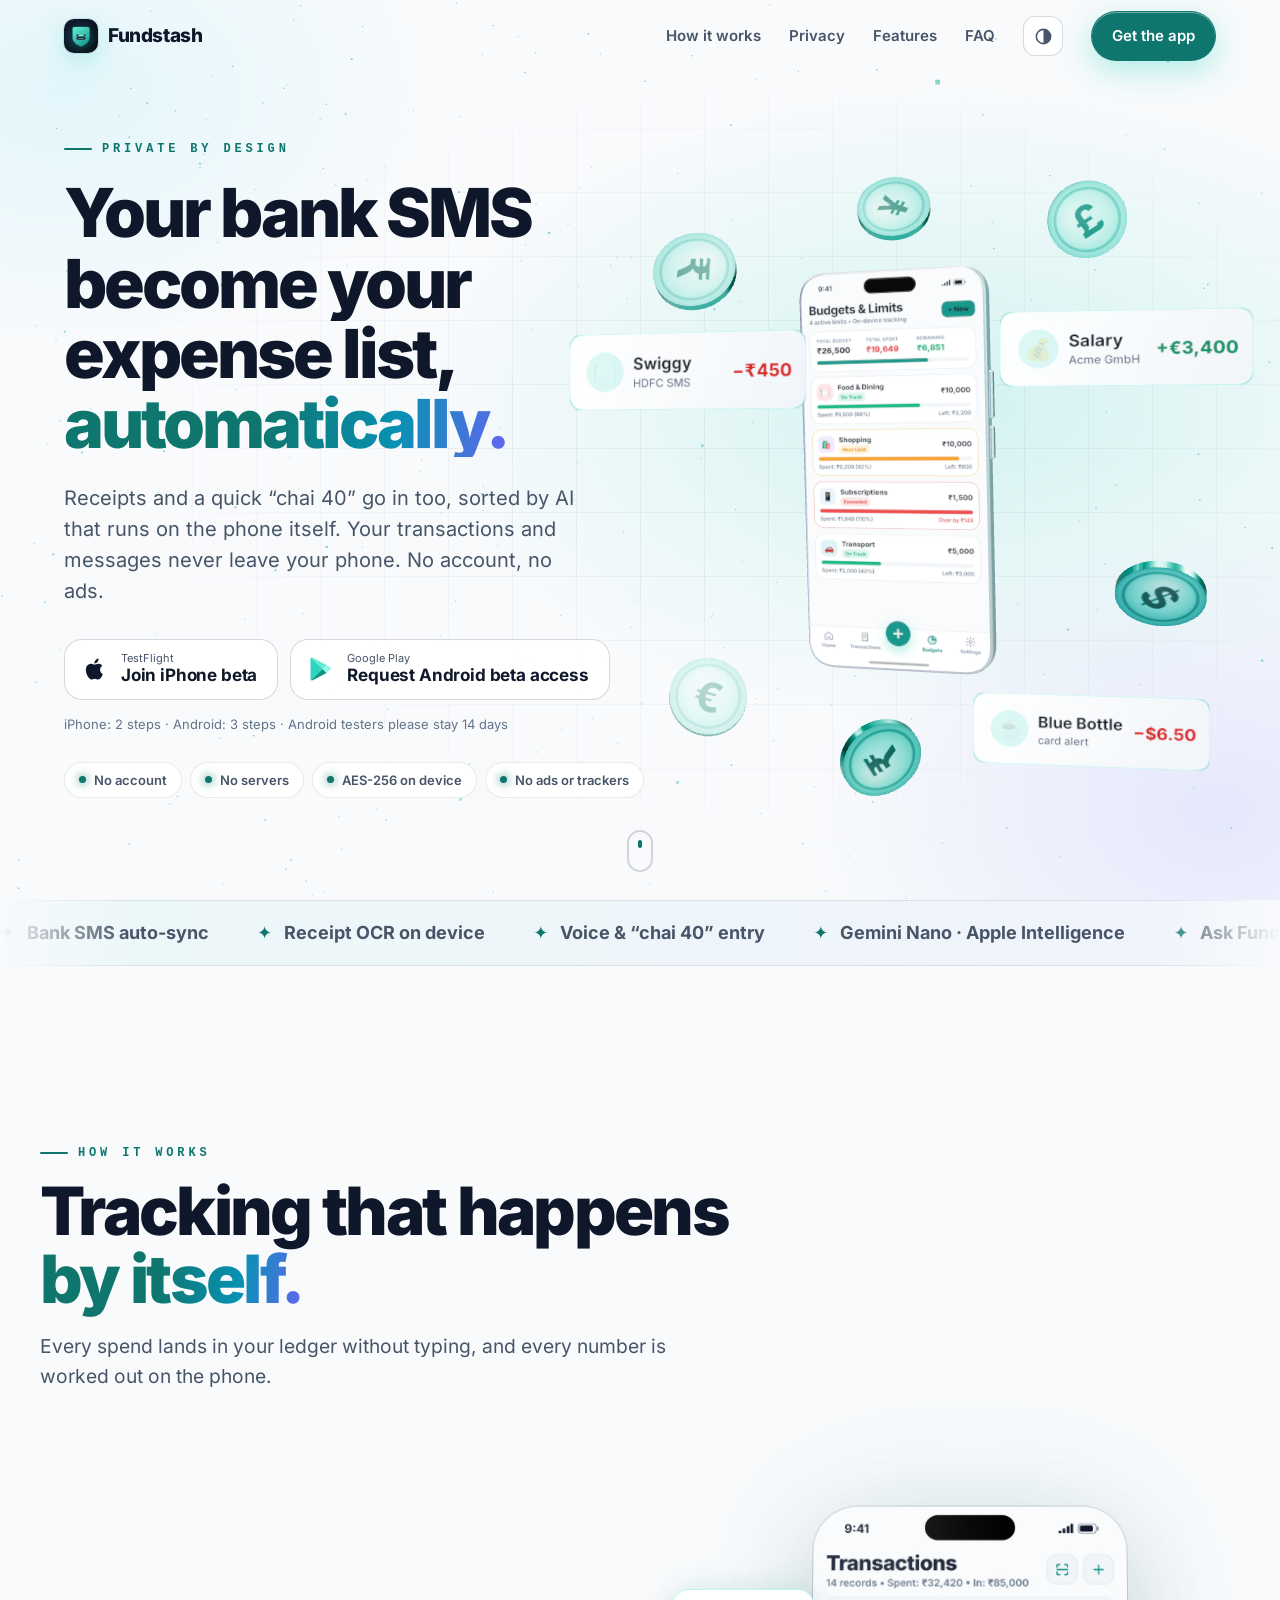
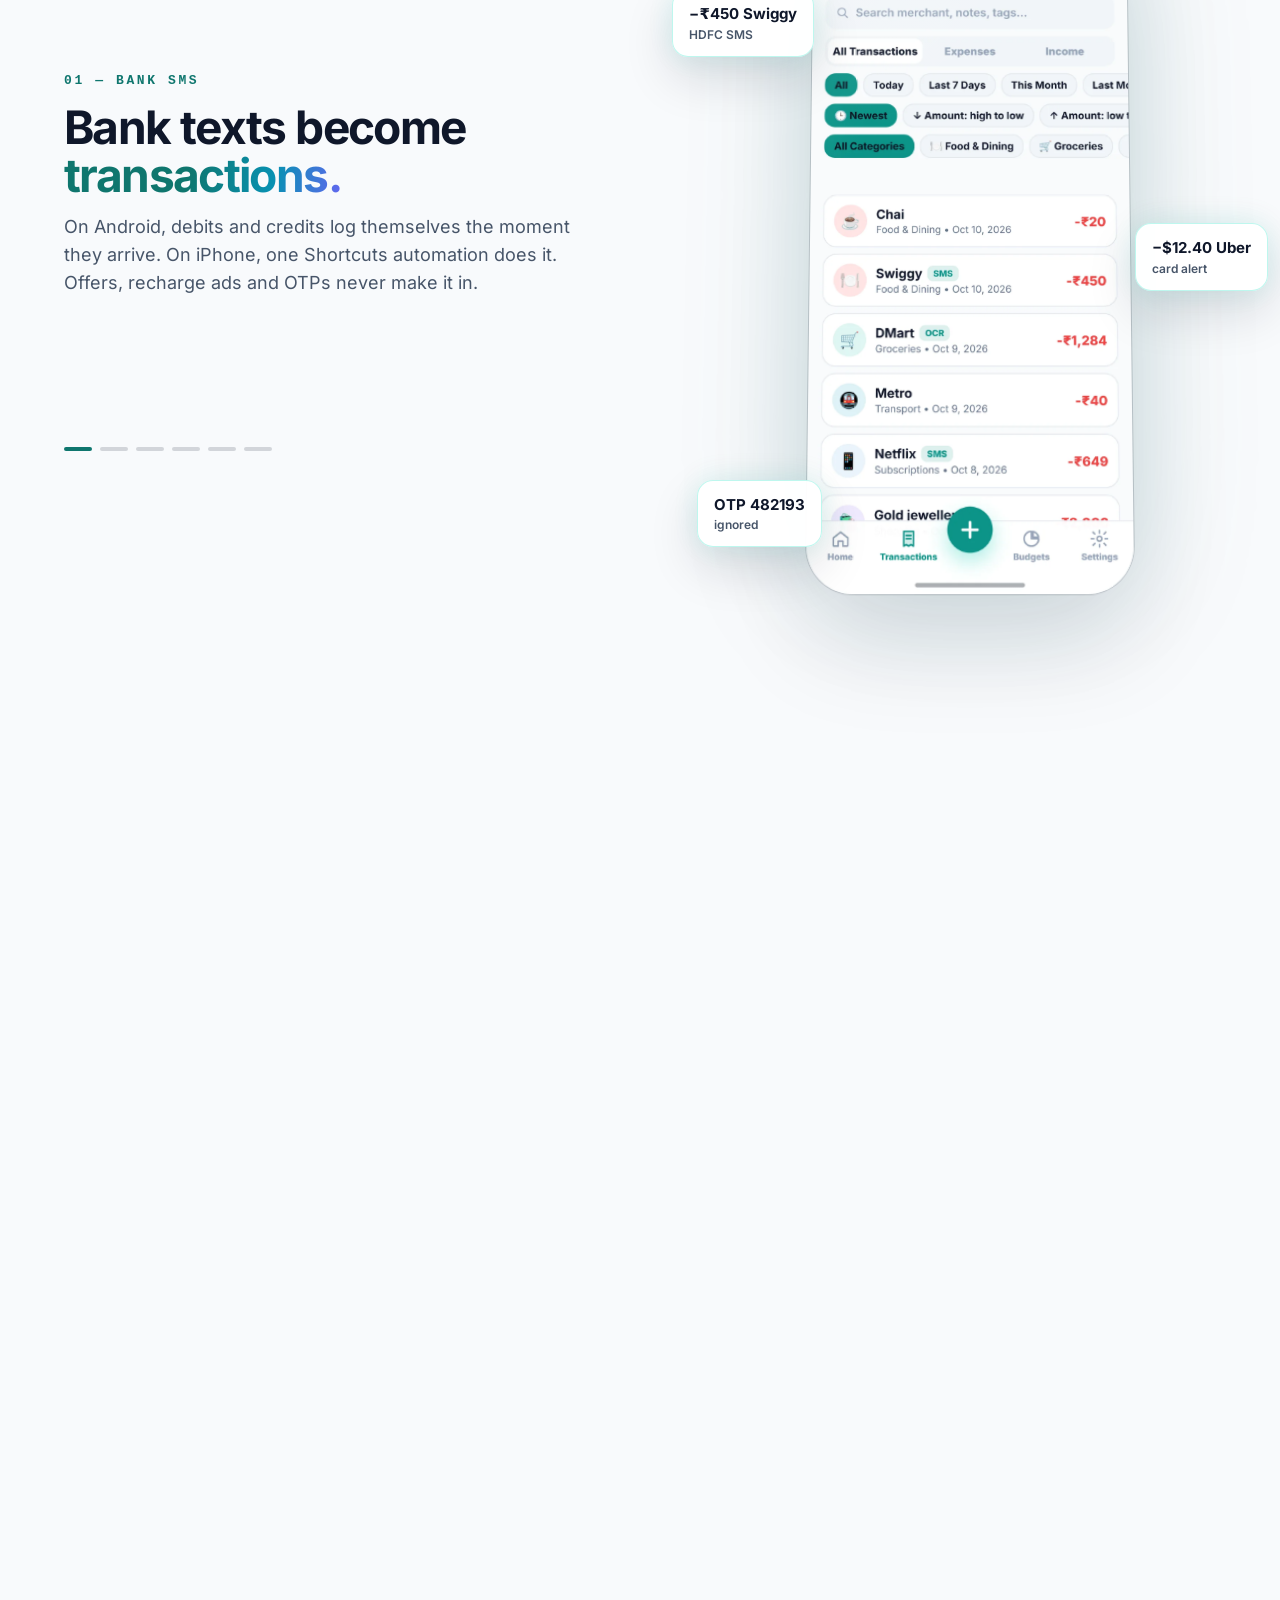
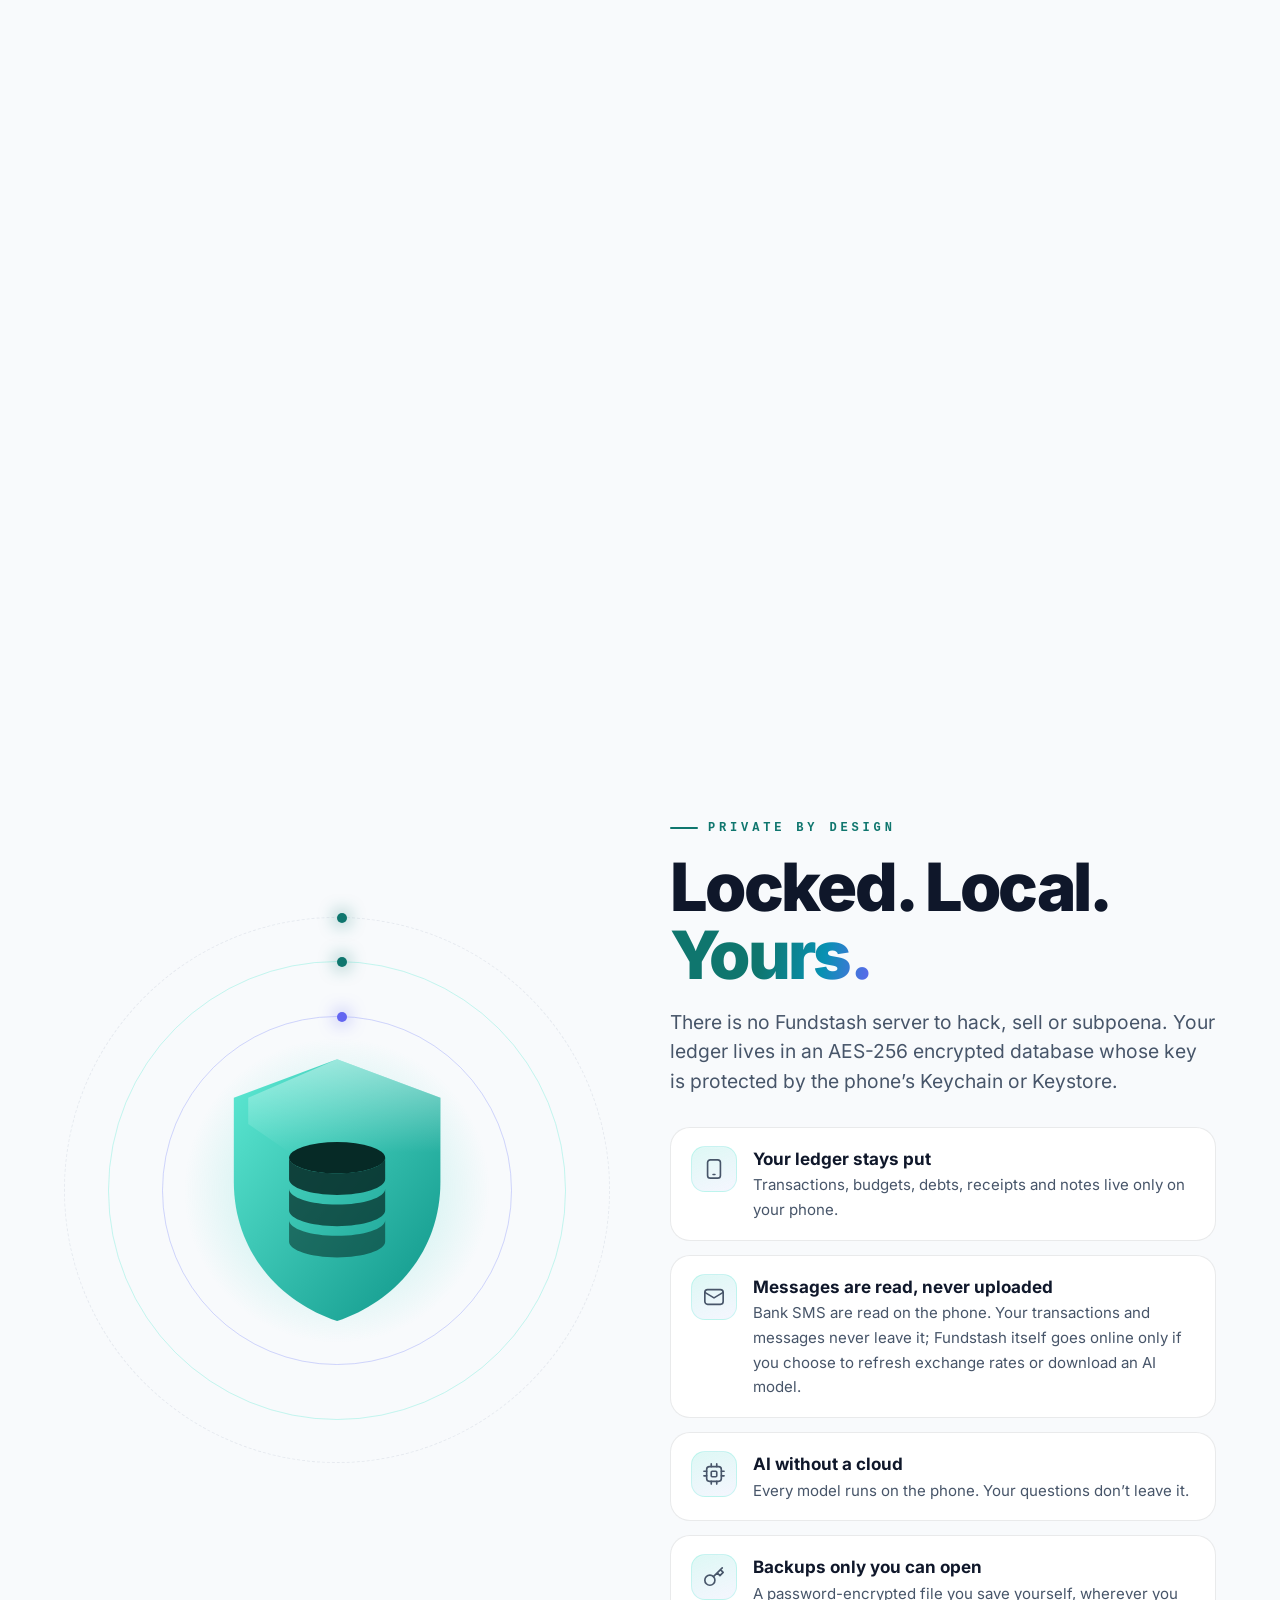
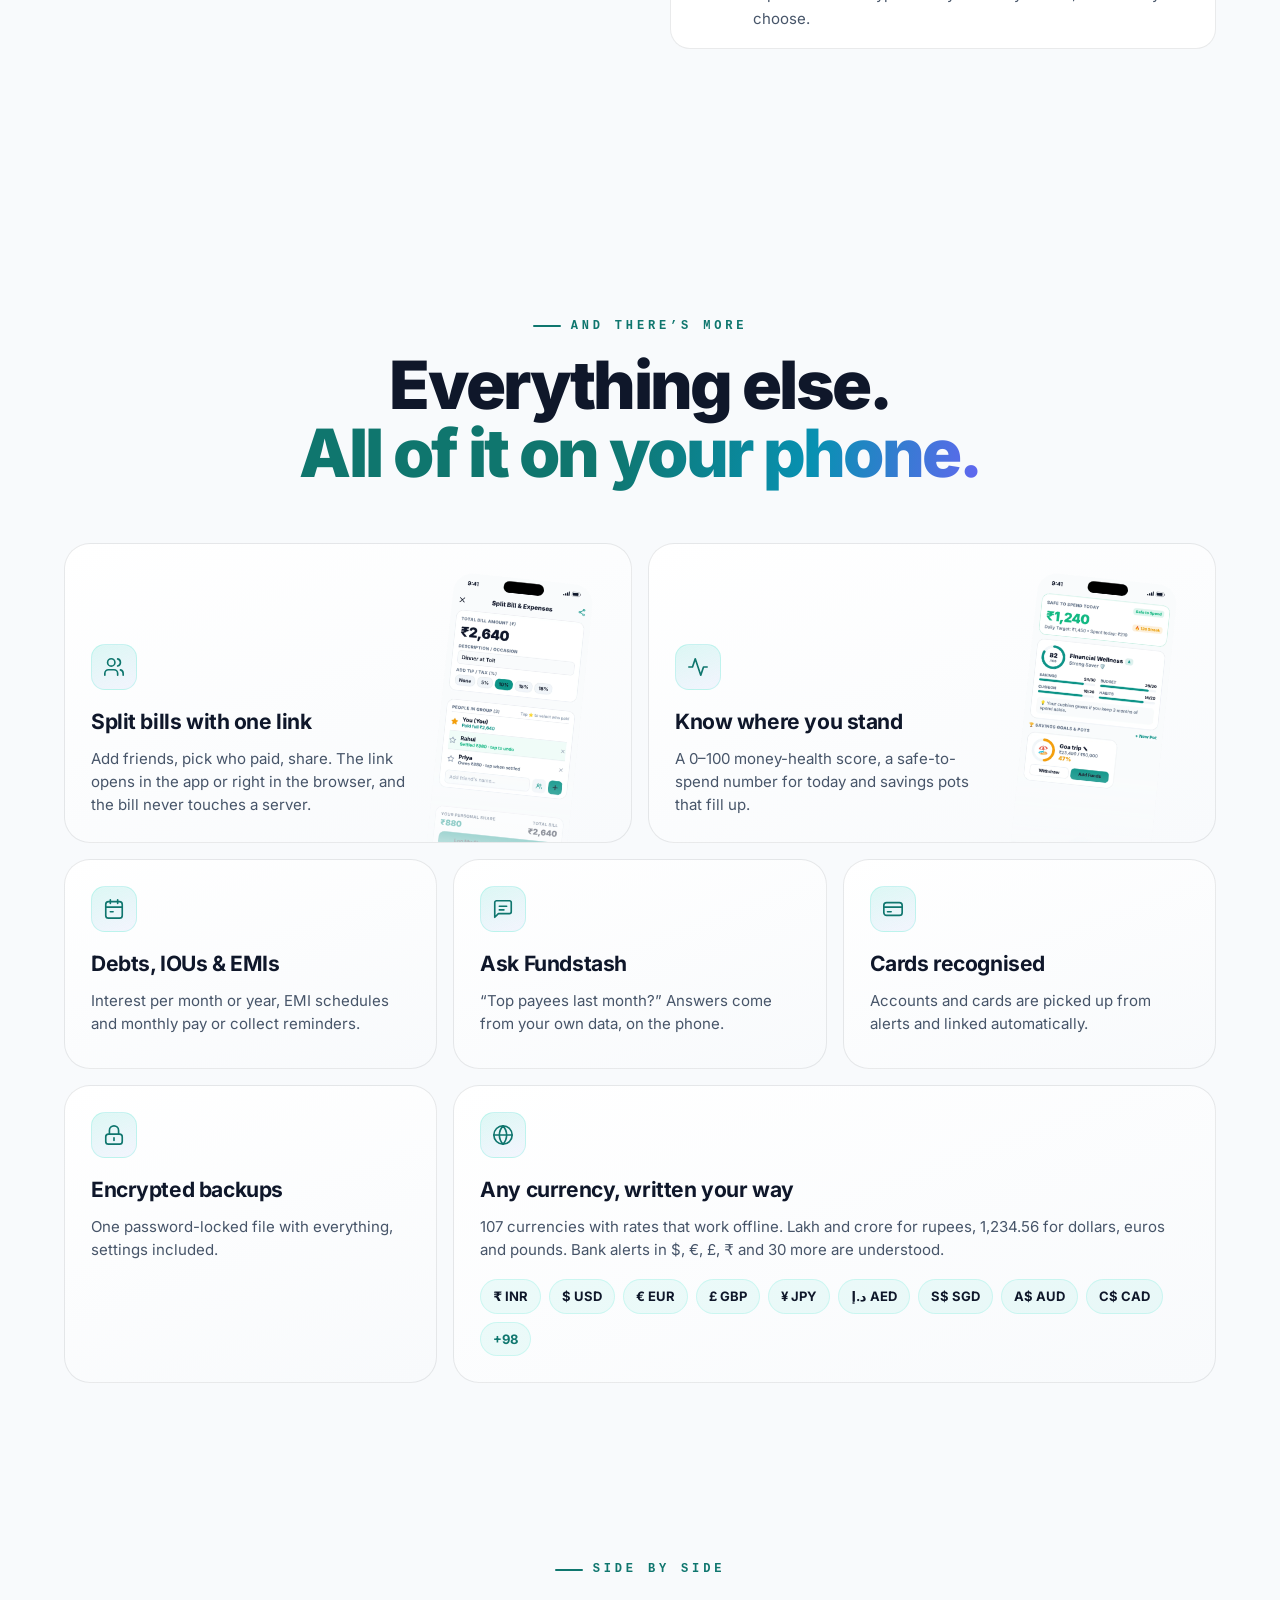
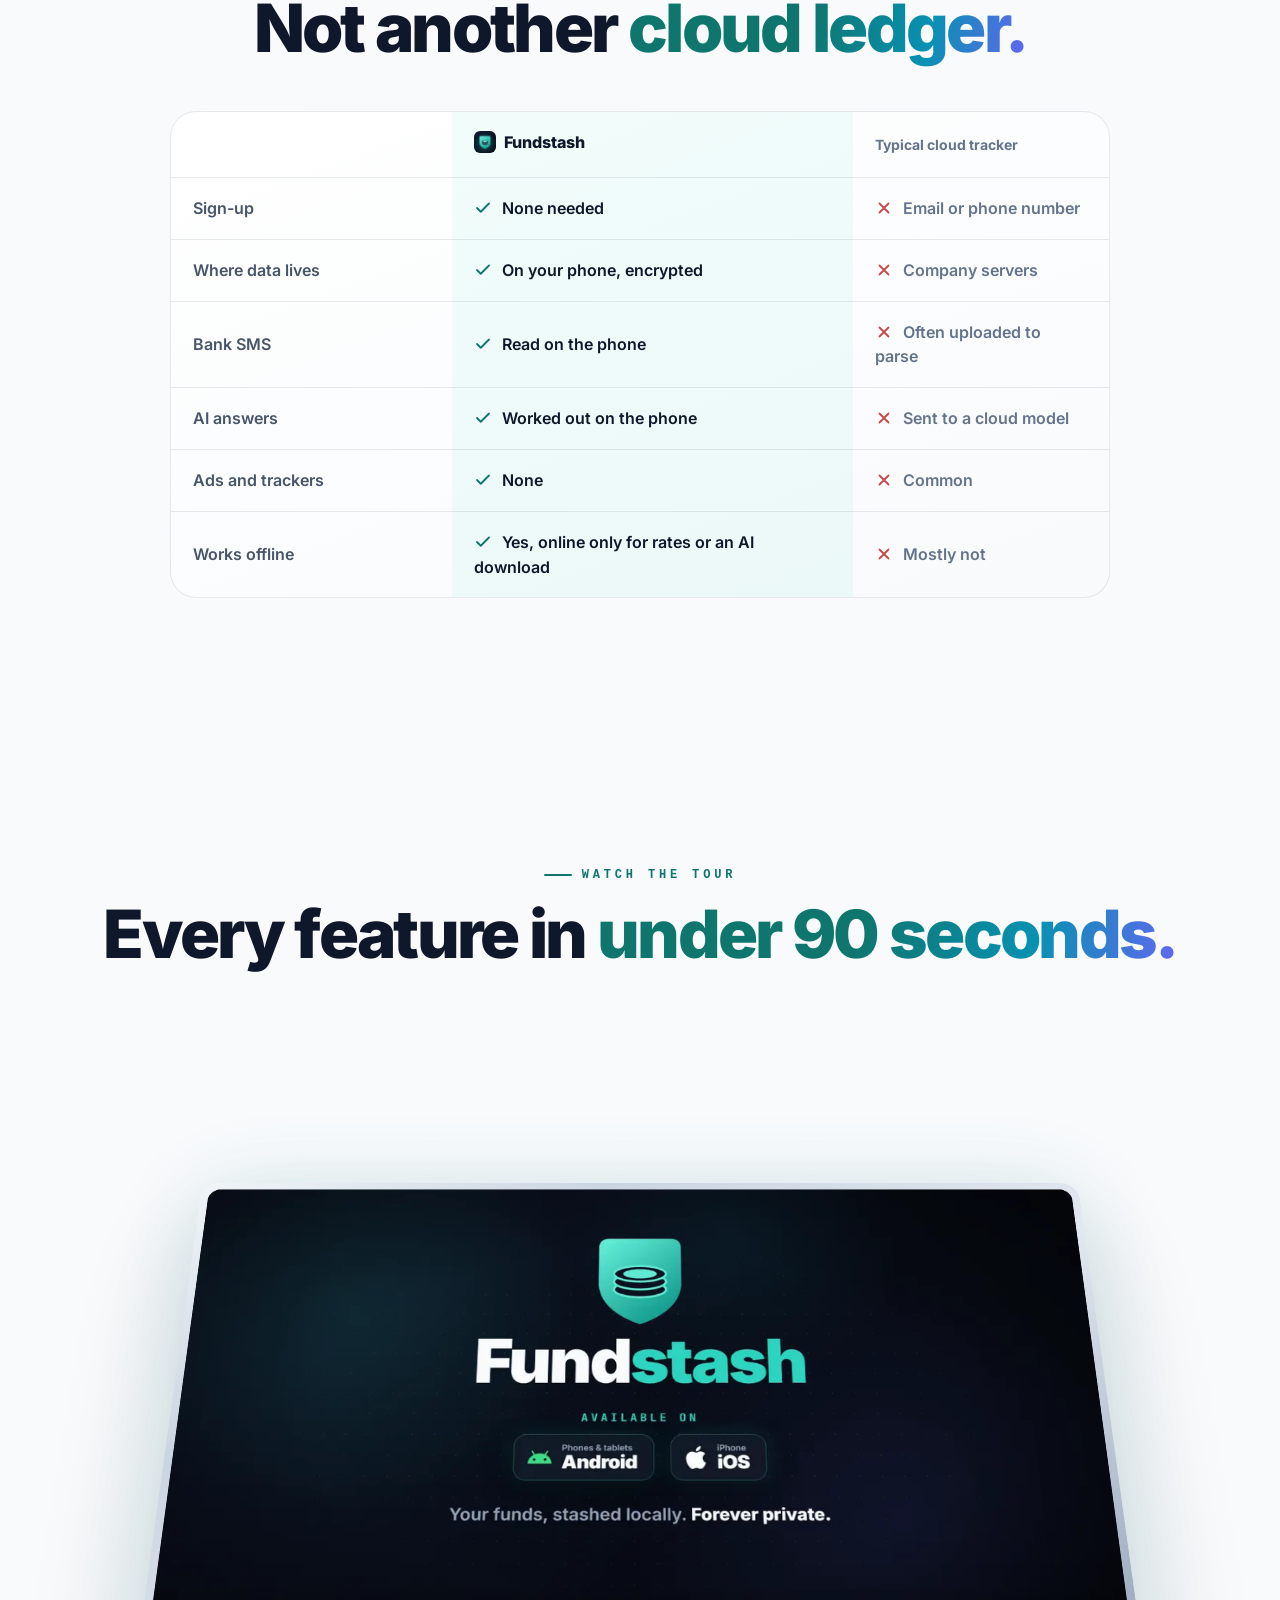
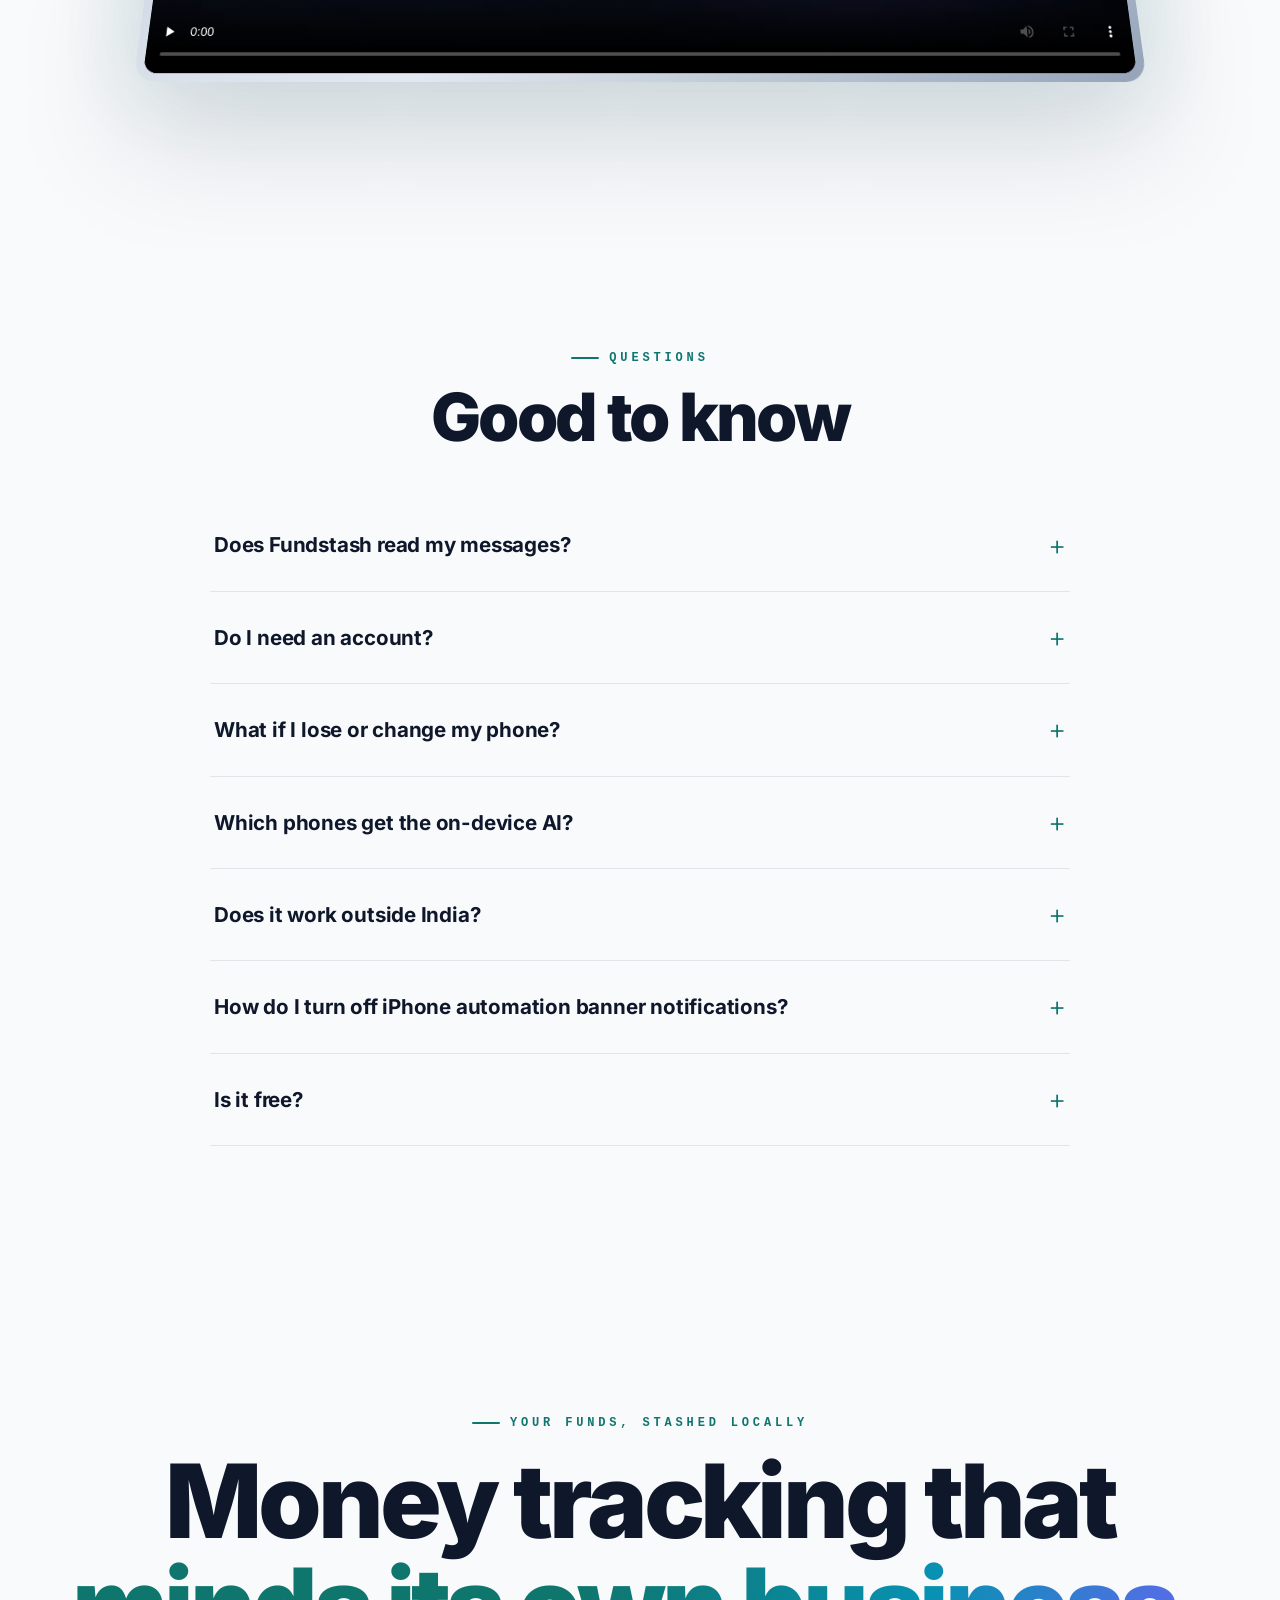
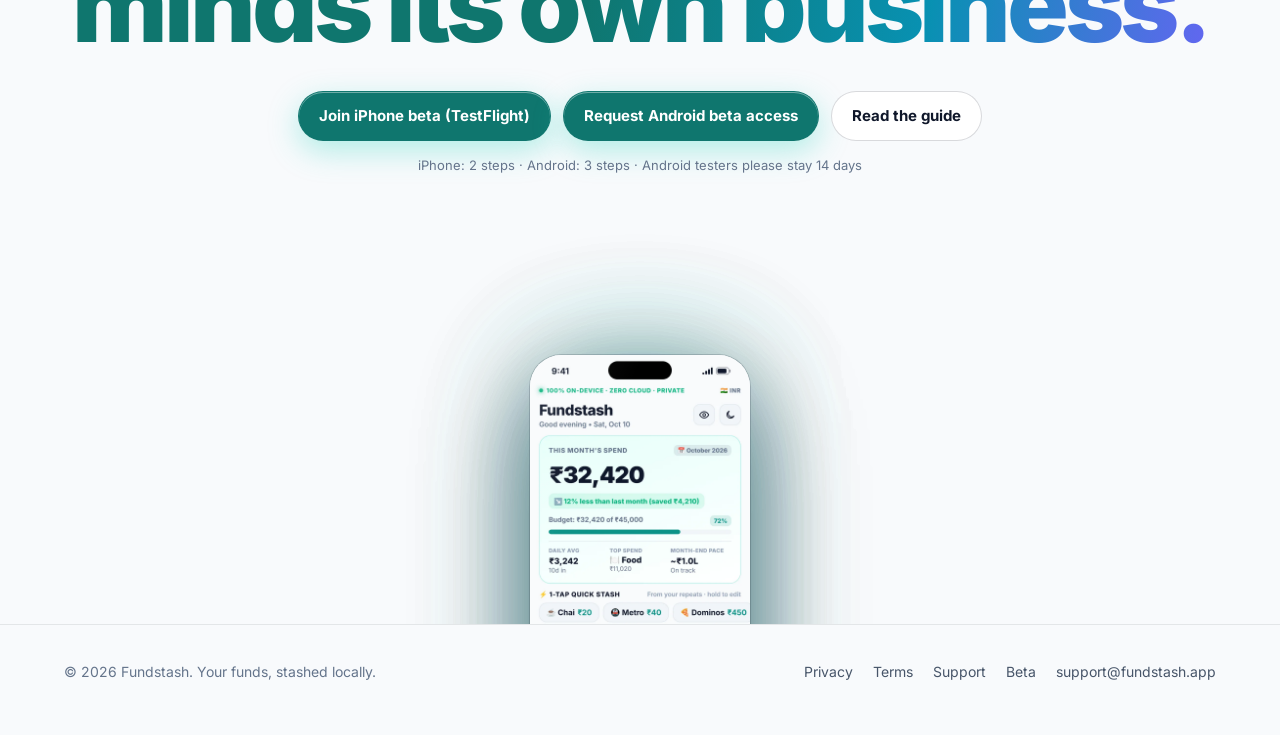
<file: index.html>
<!doctype html>
<html lang="en" class="no-js">
<head>
  <meta charset="utf-8">
  <meta name="viewport" content="width=device-width, initial-scale=1">
  <title>Fundstash — the private expense tracker that runs on your phone</title>
  <meta name="description" content="Fundstash turns bank SMS, receipts and voice into a private ledger with on-device AI. No account, no servers, no ads. Your transactions and messages never leave your phone. For Android and iPhone.">
  <link rel="canonical" href="https://fundstash.app/">
  <meta name="theme-color" content="#05080F" media="(prefers-color-scheme: dark)">
  <meta name="theme-color" content="#F8FAFC" media="(prefers-color-scheme: light)">
  <link rel="icon" href="/favicon.png">
  <link rel="apple-touch-icon" href="/img/apple-touch-icon.png">
  <link rel="manifest" href="/site.webmanifest">
  <link rel="author" href="/humans.txt">
  <link rel="preload" href="/fonts/inter-var.woff2" as="font" type="font/woff2" crossorigin>
  <meta property="og:type" content="website">
  <meta property="og:url" content="https://fundstash.app/">
  <meta property="og:title" content="Fundstash — your funds, stashed locally">
  <meta property="og:description" content="Bank SMS, receipts and voice turned into a private ledger by on-device AI. No account. No servers. No ads.">
  <meta property="og:image" content="https://fundstash.app/img/og.jpg">
  <meta property="og:image:width" content="1200">
  <meta property="og:image:height" content="630">
  <meta name="twitter:card" content="summary_large_image">
  <link rel="stylesheet" href="/styles.css">
  <script src="/js/theme.js"></script>
  <script src="/js/boot.js"></script>
  <script src="/vendor/gsap.min.js" defer></script>
  <script src="/vendor/ScrollTrigger.min.js" defer></script>
  <script src="/js/motion.js" defer></script>
  <script type="module" src="/js/hero3d.js"></script>
  <script type="application/ld+json">
  {
    "@context": "https://schema.org",
    "@type": "SoftwareApplication",
    "name": "Fundstash",
    "applicationCategory": "FinanceApplication",
    "applicationSubCategory": "Personal Finance & Expense Tracker",
    "operatingSystem": "Android, iOS",
    "description": "Private, on-device expense tracker: bank SMS, receipts, voice and on-device AI. No account, no servers.",
    "url": "https://fundstash.app/",
    "offers": {
      "@type": "Offer",
      "price": "0",
      "priceCurrency": "USD"
    },
    "featureList": [
      "Automated Bank & Card SMS Sync",
      "On-Device AI Review (Gemini Nano & Apple Intelligence)",
      "Receipt OCR",
      "Dynamic Budgets & Category Management",
      "Private Bill-Split and IOU Links",
      "Works offline; internet only to refresh exchange rates or download an AI model",
      "Local AES-256 Encrypted SQLite Storage"
    ]
  }
  </script>
</head>
<body>
  <svg class="sprite" aria-hidden="true">
    <symbol id="i-split" viewBox="0 0 24 24"><path d="M16 21v-2a4 4 0 0 0-4-4H6a4 4 0 0 0-4 4v2"/><circle cx="9" cy="7" r="4"/><path d="M22 21v-2a4 4 0 0 0-3-3.87M16 3.13a4 4 0 0 1 0 7.75"/></symbol>
    <symbol id="i-pulse" viewBox="0 0 24 24"><path d="M22 12h-4l-3 9L9 3l-3 9H2"/></symbol>
    <symbol id="i-calendar" viewBox="0 0 24 24"><rect x="3" y="4" width="18" height="18" rx="3"/><path d="M16 2v4M8 2v4M3 10h18M8 15h3"/></symbol>
    <symbol id="i-chat" viewBox="0 0 24 24"><path d="M21 15a2 2 0 0 1-2 2H7l-4 4V5a2 2 0 0 1 2-2h14a2 2 0 0 1 2 2z"/><path d="M8 9h8M8 13h5"/></symbol>
    <symbol id="i-card" viewBox="0 0 24 24"><rect x="2" y="5" width="20" height="14" rx="3"/><path d="M2 10h20M6 15h4"/></symbol>
    <symbol id="i-lock" viewBox="0 0 24 24"><rect x="3" y="11" width="18" height="11" rx="3"/><path d="M7 11V7a5 5 0 0 1 10 0v4M12 15v3"/></symbol>
    <symbol id="i-globe" viewBox="0 0 24 24"><circle cx="12" cy="12" r="10"/><path d="M2 12h20M12 2a15.3 15.3 0 0 1 4 10 15.3 15.3 0 0 1-4 10 15.3 15.3 0 0 1-4-10 15.3 15.3 0 0 1 4-10z"/></symbol>
    <symbol id="i-rupee" viewBox="0 0 24 24"><path d="M6 3h12M6 8h12M6 3h3a5 5 0 0 1 0 10H6l9 8"/></symbol>
    <symbol id="i-phone" viewBox="0 0 24 24"><rect x="5" y="2" width="14" height="20" rx="3"/><path d="M11 18h2"/></symbol>
    <symbol id="i-mail" viewBox="0 0 24 24"><rect x="2" y="4" width="20" height="16" rx="3"/><path d="m22 7-10 6L2 7"/></symbol>
    <symbol id="i-chip" viewBox="0 0 24 24"><rect x="4" y="4" width="16" height="16" rx="3"/><rect x="9" y="9" width="6" height="6" rx="1"/><path d="M9 1v3M15 1v3M9 20v3M15 20v3M20 9h3M20 14h3M1 9h3M1 14h3"/></symbol>
    <symbol id="i-key" viewBox="0 0 24 24"><circle cx="7.5" cy="15.5" r="5.5"/><path d="m21 2-9.6 9.6M15.5 7.5l3 3L22 7l-3-3"/></symbol>
    <symbol id="i-yes" viewBox="0 0 24 24"><path d="M20 6 9 17l-5-5"/></symbol>
    <symbol id="i-no" viewBox="0 0 24 24"><path d="M18 6 6 18M6 6l12 12"/></symbol>
  </svg>
  <a class="skip" href="#main">Skip to content</a>
  <header class="nav" id="nav">
    <div class="wrap">
      <a class="brand" href="/"><img src="/img/icon-96.webp" alt="" width="34" height="34">Fundstash</a>
      <nav aria-label="Main">
        <a href="#how">How it works</a>
        <a href="#privacy">Privacy</a>
        <a href="#features">Features</a>
        <a href="#faq">FAQ</a>
        <button class="theme-toggle" id="theme-toggle" type="button" aria-label="Theme: system (click to change)"><svg class="t-system" viewBox="0 0 24 24" aria-hidden="true"><circle cx="12" cy="12" r="9"/><path d="M12 3a9 9 0 0 1 0 18z"/></svg><svg class="t-light" viewBox="0 0 24 24" aria-hidden="true"><circle cx="12" cy="12" r="4"/><path d="M12 2v2M12 20v2M4.93 4.93l1.41 1.41M17.66 17.66l1.41 1.41M2 12h2M20 12h2M6.34 17.66l-1.41 1.41M19.07 4.93l-1.41 1.41"/></svg><svg class="t-dark" viewBox="0 0 24 24" aria-hidden="true"><path d="M21 12.79A9 9 0 1 1 11.21 3 7 7 0 0 0 21 12.79z"/></svg></button>
        <a class="btn btn-primary" href="#get">Get the app</a>
      </nav>
    </div>
  </header>

  <main id="main">
    <!-- ================= HERO ================= -->
    <div class="hero" id="hero">
      <div class="hero-bg" aria-hidden="true"></div>
      <div class="hero-grid" aria-hidden="true"></div>
      <canvas id="scene" role="img" aria-label="A 3D phone showing the Fundstash app, surrounded by floating coins and transactions"></canvas>
      <picture><source media="(prefers-color-scheme: light)" srcset="/img/screens/light/dashboard.webp" data-theme-src><img class="hero-fallback" src="/img/screens/dashboard.webp" alt="" width="900" height="1944"></picture>
      <div class="wrap">
        <div class="hero-copy">
          <div class="eyebrow" data-hero>Private by design</div>
          <h1>
            <span class="line"><span>Your bank SMS</span></span>
            <span class="line"><span>become your</span></span>
            <span class="line"><span>expense list,</span></span>
            <span class="line"><span class="grad">automatically.</span></span>
          </h1>
          <p class="lead" data-hero>Receipts and a quick “chai 40” go in too, sorted by AI that runs on the phone itself. Your transactions and messages never leave your phone. No account, no ads.</p>
          <div class="cta" id="get" data-hero>
            <!-- At launch: https://apps.apple.com/app/id6821556162 -->
            <a class="store" href="https://testflight.apple.com/join/BGxNwwqb" aria-label="Join iPhone beta (TestFlight)">
              <svg viewBox="0 0 24 24" fill="currentColor" aria-hidden="true"><path d="M16.37 12.6c-.02-2.27 1.86-3.36 1.94-3.41-1.06-1.55-2.7-1.76-3.28-1.78-1.4-.14-2.73.82-3.44.82-.71 0-1.8-.8-2.96-.78-1.52.02-2.93.89-3.71 2.25-1.58 2.74-.4 6.8 1.14 9.02.75 1.09 1.65 2.31 2.82 2.27 1.13-.05 1.56-.73 2.93-.73 1.36 0 1.75.73 2.95.71 1.22-.02 1.99-1.11 2.73-2.2.86-1.26 1.21-2.48 1.23-2.55-.03-.01-2.36-.9-2.35-3.62zM14.12 5.94c.62-.76 1.04-1.8.93-2.85-.9.04-1.98.6-2.62 1.35-.58.66-1.08 1.73-.94 2.75 1 .08 2.02-.51 2.63-1.25z"/></svg>
              <span><small>TestFlight</small><strong>Join iPhone beta</strong></span>
            </a>
            <!-- At launch: https://play.google.com/store/apps/details?id=com.fundstash.app -->
            <a class="store" href="/beta/#android" aria-label="Request Android beta access (Google Play)">
              <svg viewBox="0 0 24 24" aria-hidden="true"><path fill="#2dd4bf" d="M3.6 2.3 13.4 12l-9.8 9.7c-.4-.2-.6-.6-.6-1.1V3.4c0-.5.2-.9.6-1.1z"/><path fill="#5eead4" d="m16.8 8.6-3.4 3.4-9.8-9.7c.2-.1.5-.2.8-.1l12.4 6.4z"/><path fill="#0d9488" d="M16.8 15.4 4.4 21.8c-.3.1-.6 0-.8-.1l9.8-9.7 3.4 3.4z"/><path fill="#99f6e4" d="m20.4 12-3.6 3.4-3.4-3.4 3.4-3.4 3 1.6c1 .5 1 1.3.6 1.8z"/></svg>
              <span><small>Google Play</small><strong>Request Android beta access</strong></span>
            </a>
          </div>
          <p class="note cta-note" data-hero>iPhone: 2 steps · Android: 3 steps · Android testers please stay 14 days</p>
          <div class="pills" data-hero>
            <span class="pill"><i></i>No account</span>
            <span class="pill"><i></i>No servers</span>
            <span class="pill"><i></i>AES-256 on device</span>
            <span class="pill"><i></i>No ads or trackers</span>
          </div>
        </div>
      </div>
      <div class="scroll-hint" aria-hidden="true"></div>
    </div>

    <div class="marquee" aria-hidden="true" data-nosnippet>
      <div class="marquee-track">
        <span>Bank SMS auto-sync</span><span>Receipt OCR on device</span><span>Voice &amp; “chai 40” entry</span><span>Gemini Nano · Apple Intelligence</span><span>Ask Fundstash chat</span><span>Budgets that suggest themselves</span><span>Split bills by link</span><span>Debts &amp; EMIs</span><span>Home &amp; Lock Screen widgets</span><span>Encrypted backups</span><span>₹ $ € £ ¥ and 100+ more</span>
        <span>Bank SMS auto-sync</span><span>Receipt OCR on device</span><span>Voice &amp; “chai 40” entry</span><span>Gemini Nano · Apple Intelligence</span><span>Ask Fundstash chat</span><span>Budgets that suggest themselves</span><span>Split bills by link</span><span>Debts &amp; EMIs</span><span>Home &amp; Lock Screen widgets</span><span>Encrypted backups</span><span>₹ $ € £ ¥ and 100+ more</span>
      </div>
    </div>

    <!-- ================= STORY (pinned) ================= -->
    <section class="story" id="how">
      <div class="wrap story-head">
        <div class="eyebrow" data-reveal>How it works</div>
        <h2 data-reveal>Tracking that happens<br><span class="grad">by itself.</span></h2>
        <p class="section-lead" data-reveal>Every spend lands in your ledger without typing, and every number is worked out on the phone.</p>
      </div>

      <div class="story-scroll" id="story">
        <div class="story-stage">
          <div class="story-text">
            <article class="step on" data-screen="transactions" data-chips='["−₹450 Swiggy|HDFC SMS","−$12.40 Uber|card alert","OTP 482193|ignored"]'>
              <div class="num">01 — BANK SMS</div>
              <h3>Bank texts become <span class="grad">transactions.</span></h3>
              <p>On Android, debits and credits log themselves the moment they arrive. On iPhone, one Shortcuts automation does it. Offers, recharge ads and OTPs never make it in.</p>
            </article>
            <article class="step" data-screen="receipt" data-chips='["DMart · ₹1,284|read on device","96% confidence|decision model","Groceries|auto-category"]'>
              <div class="num">02 — RECEIPTS</div>
              <h3>Snap a receipt. <span class="grad">Done.</span></h3>
              <p>Google ML Kit, or Apple Vision on iPhone, reads the bill on the phone. A decision model picks the merchant, total and category.</p>
            </article>
            <article class="step" data-screen="voice" data-chips='["“gold jewellery 2000”|you said","₹2,000 · Shopping|understood","Today|date filled"]'>
              <div class="num">03 — VOICE</div>
              <h3>Just <span class="grad">say it.</span></h3>
              <p>“Chai 40 yesterday”, “salary 85k from Acme”. Amount, payee, category and date fill themselves.</p>
            </article>
            <article class="step" data-screen="ai" data-chips='["Gemini Nano|or Apple Intelligence","SmolLM2 or Qwen3|download once","Ledger stays|on your phone"]'>
              <div class="num">04 — ON-DEVICE AI</div>
              <h3>AI that never <span class="grad">leaves your phone.</span></h3>
              <p>It double-checks every imported message, sorts categories and answers “how much on Swiggy last month?”. Built-in AI where your phone has it, a small open model where it doesn’t.</p>
            </article>
            <article class="step" data-screen="budgets" data-chips='["Food · 68%|on track","Shopping · 92%|near limit","Suggested ₹9,400|from last month"]'>
              <div class="num">05 — BUDGETS</div>
              <h3>Know before <span class="grad">you overspend.</span></h3>
              <p>Category limits suggested from last month’s spending, with local alerts at 80% and 100%. No push server involved.</p>
            </article>
            <article class="step" data-screen="lock" data-chips='["₹730 safe today|Lock Screen","₹18K this month|at a glance","Hidden|in Discreet mode"]'>
              <div class="num">06 — WIDGETS</div>
              <h3>Your budget, <span class="grad">at a glance.</span></h3>
              <p>Home Screen and Lock Screen widgets on iPhone, home screen widgets on Android. Amounts disappear when Discreet mode is on.</p>
            </article>
            <div class="progress" aria-hidden="true"><i class="on"></i><i></i><i></i><i></i><i></i><i></i></div>
          </div>
          <div class="story-phone">
            <div class="device" id="story-device">
              <div class="screen">
                <picture><source media="(prefers-color-scheme: light)" srcset="/img/screens/light/transactions.webp" data-theme-src><img class="on" data-id="transactions" src="/img/screens/transactions.webp" alt="Transactions read from bank SMS" width="900" height="1944"></picture>
                <picture><source media="(prefers-color-scheme: light)" srcset="/img/screens/light/receipt.webp" data-theme-src><img data-id="receipt" src="/img/screens/receipt.webp" alt="A receipt scanned into merchant, amount and category" width="900" height="1944" loading="lazy"></picture>
                <picture><source media="(prefers-color-scheme: light)" srcset="/img/screens/light/voice.webp" data-theme-src><img data-id="voice" src="/img/screens/voice.webp" alt="Voice entry filling in a transaction" width="900" height="1944" loading="lazy"></picture>
                <picture><source media="(prefers-color-scheme: light)" srcset="/img/screens/light/ai.webp" data-theme-src><img data-id="ai" src="/img/screens/ai.webp" alt="On-device AI settings" width="900" height="1944" loading="lazy"></picture>
                <picture><source media="(prefers-color-scheme: light)" srcset="/img/screens/light/budgets.webp" data-theme-src><img data-id="budgets" src="/img/screens/budgets.webp" alt="Budgets with progress bars" width="900" height="1944" loading="lazy"></picture>
                <picture><source media="(prefers-color-scheme: light)" srcset="/img/screens/light/lock.webp" data-theme-src><img data-id="lock" src="/img/screens/lock.webp" alt="Lock Screen spending widgets" width="900" height="1944" loading="lazy"></picture>
              </div>
              <div class="glare"></div>
            </div>
            <div class="chip c1"></div><div class="chip c2"></div><div class="chip c3"></div>
          </div>
        </div>
      </div>

      <div class="wrap story-mobile">
        <article data-reveal><div class="device"><div class="screen"><picture><source media="(prefers-color-scheme: light)" srcset="/img/screens/light/transactions.webp" data-theme-src><img src="/img/screens/transactions.webp" alt="Transactions read from bank SMS" width="900" height="1944" loading="lazy"></picture></div></div><div><div class="eyebrow">Bank SMS</div><h3>Bank texts become <span class="grad">transactions.</span></h3><p>Debits and credits log themselves. Offers, recharge ads and OTPs never make it in.</p></div></article>
        <article data-reveal><div class="device"><div class="screen"><picture><source media="(prefers-color-scheme: light)" srcset="/img/screens/light/receipt.webp" data-theme-src><img src="/img/screens/receipt.webp" alt="A receipt scanned on the phone" width="900" height="1944" loading="lazy"></picture></div></div><div><div class="eyebrow">Receipts</div><h3>Snap a receipt. <span class="grad">Done.</span></h3><p>Text is read on the phone; merchant, total and category fill in.</p></div></article>
        <article data-reveal><div class="device"><div class="screen"><picture><source media="(prefers-color-scheme: light)" srcset="/img/screens/light/voice.webp" data-theme-src><img src="/img/screens/voice.webp" alt="Voice entry" width="900" height="1944" loading="lazy"></picture></div></div><div><div class="eyebrow">Voice</div><h3>Just <span class="grad">say it.</span></h3><p>“Chai 40 yesterday.” Amount, payee, category and date fill themselves.</p></div></article>
        <article data-reveal><div class="device"><div class="screen"><picture><source media="(prefers-color-scheme: light)" srcset="/img/screens/light/ai.webp" data-theme-src><img src="/img/screens/ai.webp" alt="On-device AI settings" width="900" height="1944" loading="lazy"></picture></div></div><div><div class="eyebrow">On-device AI</div><h3>AI that never <span class="grad">leaves your phone.</span></h3><p>Built-in AI where your phone has it, a small open model where it doesn’t.</p></div></article>
        <article data-reveal><div class="device"><div class="screen"><picture><source media="(prefers-color-scheme: light)" srcset="/img/screens/light/budgets.webp" data-theme-src><img src="/img/screens/budgets.webp" alt="Budgets" width="900" height="1944" loading="lazy"></picture></div></div><div><div class="eyebrow">Budgets</div><h3>Know before <span class="grad">you overspend.</span></h3><p>Limits suggested from last month, alerts at 80% and 100%.</p></div></article>
        <article data-reveal><div class="device"><div class="screen"><picture><source media="(prefers-color-scheme: light)" srcset="/img/screens/light/lock.webp" data-theme-src><img src="/img/screens/lock.webp" alt="Lock Screen widgets" width="900" height="1944" loading="lazy"></picture></div></div><div><div class="eyebrow">Widgets</div><h3>Your budget, <span class="grad">at a glance.</span></h3><p>Home and Lock Screen widgets that hide amounts in Discreet mode.</p></div></article>
      </div>
    </section>

    <!-- ================= PRIVACY ================= -->
    <section id="privacy">
      <div class="wrap vault">
        <div class="shield-wrap" aria-hidden="true">
          <div class="ring"></div><div class="ring"></div><div class="ring"></div>
          <svg class="shield" viewBox="0 0 200 230">
            <defs>
              <linearGradient id="sg" x1="0" y1="0" x2="1" y2="1"><stop offset="0" stop-color="#5eead4"/><stop offset="1" stop-color="#0d9488"/></linearGradient>
              <linearGradient id="sh" x1="0" y1="0" x2="0" y2="1"><stop offset="0" stop-color="#fff" stop-opacity=".45"/><stop offset=".5" stop-color="#fff" stop-opacity="0"/></linearGradient>
            </defs>
            <path d="M100 6 186 38v70c0 58-38 100-86 116C52 208 14 166 14 108V38z" fill="url(#sg)"/>
            <path d="M100 6 186 38v70c0 20-4 38-12 54L26 60V38z" fill="url(#sh)"/>
            <g fill="#062a26">
              <ellipse cx="100" cy="88" rx="40" ry="13"/>
              <path d="M60 88v18c0 7 18 13 40 13s40-6 40-13V88c0 7-18 13-40 13s-40-6-40-13z" opacity=".85"/>
              <path d="M60 114v18c0 7 18 13 40 13s40-6 40-13v-18c0 7-18 13-40 13s-40-6-40-13z" opacity=".7"/>
              <path d="M60 140v18c0 7 18 13 40 13s40-6 40-13v-18c0 7-18 13-40 13s-40-6-40-13z" opacity=".55"/>
            </g>
          </svg>
        </div>
        <div>
          <div class="eyebrow" data-reveal>Private by design</div>
          <h2 data-reveal>Locked. Local. <span class="grad">Yours.</span></h2>
          <p class="section-lead" data-reveal>There is no Fundstash server to hack, sell or subpoena. Your ledger lives in an AES-256 encrypted database whose key is protected by the phone’s Keychain or Keystore.</p>
          <div class="locals">
            <div class="local" data-reveal><span class="ico"><svg><use href="#i-phone"/></svg></span><div><b>Your ledger stays put</b><span>Transactions, budgets, debts, receipts and notes live only on your phone.</span></div></div>
            <div class="local" data-reveal><span class="ico"><svg><use href="#i-mail"/></svg></span><div><b>Messages are read, never uploaded</b><span>Bank SMS are read on the phone. Your transactions and messages never leave it; Fundstash itself goes online only if you choose to refresh exchange rates or download an AI model.</span></div></div>
            <div class="local" data-reveal><span class="ico"><svg><use href="#i-chip"/></svg></span><div><b>AI without a cloud</b><span>Every model runs on the phone. Your questions don’t leave it.</span></div></div>
            <div class="local" data-reveal><span class="ico"><svg><use href="#i-key"/></svg></span><div><b>Backups only you can open</b><span>A password-encrypted file you save yourself, wherever you choose.</span></div></div>
          </div>
        </div>
      </div>
    </section>

    <!-- ================= BENTO ================= -->
    <section id="features">
      <div class="wrap">
        <div class="center">
          <div class="eyebrow" data-reveal>And there’s more</div>
          <h2 data-reveal>Everything else.<br><span class="grad">All of it on your phone.</span></h2>
        </div>
        <div class="bento">
          <article class="tile wide has-mini" data-reveal data-tilt><span class="ico"><svg><use href="#i-split"/></svg></span><h3>Split bills with one link</h3><p>Add friends, pick who paid, share. The link opens in the app or right in the browser, and the bill never touches a server.</p><picture><source media="(prefers-color-scheme: light)" srcset="/img/screens/light/split.webp" data-theme-src><img class="mini" src="/img/screens/split.webp" alt="" width="900" height="1944" loading="lazy"></picture></article>
          <article class="tile wide has-mini" data-reveal data-tilt><span class="ico"><svg><use href="#i-pulse"/></svg></span><h3>Know where you stand</h3><p>A 0–100 money-health score, a safe-to-spend number for today and savings pots that fill up.</p><picture><source media="(prefers-color-scheme: light)" srcset="/img/screens/light/health.webp" data-theme-src><img class="mini" src="/img/screens/health.webp" alt="" width="900" height="1944" loading="lazy"></picture></article>
          <article class="tile" data-reveal data-tilt><span class="ico"><svg><use href="#i-calendar"/></svg></span><h3>Debts, IOUs &amp; EMIs</h3><p>Interest per month or year, EMI schedules and monthly pay or collect reminders.</p></article>
          <article class="tile" data-reveal data-tilt><span class="ico"><svg><use href="#i-chat"/></svg></span><h3>Ask Fundstash</h3><p>“Top payees last month?” Answers come from your own data, on the phone.</p></article>
          <article class="tile" data-reveal data-tilt><span class="ico"><svg><use href="#i-card"/></svg></span><h3>Cards recognised</h3><p>Accounts and cards are picked up from alerts and linked automatically.</p></article>
          <article class="tile" data-reveal data-tilt><span class="ico"><svg><use href="#i-lock"/></svg></span><h3>Encrypted backups</h3><p>One password-locked file with everything, settings included.</p></article>
          <article class="tile cur" data-reveal data-tilt><span class="ico"><svg><use href="#i-globe"/></svg></span><h3>Any currency, written your way</h3><p>107 currencies with rates that work offline. Lakh and crore for rupees, 1,234.56 for dollars, euros and pounds. Bank alerts in $, €, £, ₹ and 30 more are understood.</p>
            <div class="coins" role="group" aria-label="Some supported currencies"><span>₹ INR</span><span>$ USD</span><span>€ EUR</span><span>£ GBP</span><span>¥ JPY</span><span>د.إ AED</span><span>S$ SGD</span><span>A$ AUD</span><span>C$ CAD</span><span>+98</span></div></article>
        </div>
      </div>
    </section>

    <!-- ================= COMPARE ================= -->
    <section id="compare">
      <div class="wrap">
        <div class="center">
          <div class="eyebrow" data-reveal>Side by side</div>
          <h2 data-reveal>Not another <span class="grad">cloud ledger.</span></h2>
        </div>
        <div class="compare" data-reveal>
          <table>
            <thead><tr><th></th><th scope="col"><span class="brand-mini"><img src="/img/icon-96.webp" alt="" width="22" height="22">Fundstash</span></th><th scope="col">Typical cloud tracker</th></tr></thead>
            <tbody>
              <tr><th scope="row">Sign-up</th><td><svg class="yes"><use href="#i-yes"/></svg>None needed</td><td><svg class="no"><use href="#i-no"/></svg>Email or phone number</td></tr>
              <tr><th scope="row">Where data lives</th><td><svg class="yes"><use href="#i-yes"/></svg>On your phone, encrypted</td><td><svg class="no"><use href="#i-no"/></svg>Company servers</td></tr>
              <tr><th scope="row">Bank SMS</th><td><svg class="yes"><use href="#i-yes"/></svg>Read on the phone</td><td><svg class="no"><use href="#i-no"/></svg>Often uploaded to parse</td></tr>
              <tr><th scope="row">AI answers</th><td><svg class="yes"><use href="#i-yes"/></svg>Worked out on the phone</td><td><svg class="no"><use href="#i-no"/></svg>Sent to a cloud model</td></tr>
              <tr><th scope="row">Ads and trackers</th><td><svg class="yes"><use href="#i-yes"/></svg>None</td><td><svg class="no"><use href="#i-no"/></svg>Common</td></tr>
              <tr><th scope="row">Works offline</th><td><svg class="yes"><use href="#i-yes"/></svg>Yes, online only for rates or an AI download</td><td><svg class="no"><use href="#i-no"/></svg>Mostly not</td></tr>
            </tbody>
          </table>
        </div>
      </div>
    </section>

    <!-- ================= TOUR ================= -->
    <section id="tour">
      <div class="wrap">
        <div class="center">
          <div class="eyebrow" data-reveal>Watch the tour</div>
          <h2 data-reveal>Every feature in <span class="grad">under 90 seconds.</span></h2>
        </div>
        <div class="screen-frame">
          <div class="frame" id="tour-frame">
            <video src="/media/tour.mp4" aria-label="Fundstash app tour video" poster="/img/tour-poster.webp" controls preload="none" playsinline></video>
          </div>
        </div>
      </div>
    </section>

    <!-- ================= FAQ ================= -->
    <section id="faq">
      <div class="wrap">
        <div class="center">
          <div class="eyebrow" data-reveal>Questions</div>
          <h2 data-reveal>Good to know</h2>
        </div>
        <div class="faq">
          <details data-reveal><summary>Does Fundstash read my messages?</summary><p>On Android, with your permission, it reads SMS on the phone to find completed debits and credits. Promotions, OTPs and personal chats are ignored. Along with SMS access it asks to read bank message notifications too, for banks that send alerts as RCS chats. iPhone apps cannot read messages, so a one-time Shortcuts automation hands bank texts to Fundstash. Your transactions and messages never leave your phone. Fundstash itself goes online only if you choose to refresh exchange rates or download an AI model.</p></details>
          <details data-reveal><summary>Do I need an account?</summary><p>No. There is no sign-up and no login. Everything is stored in an encrypted database on your phone.</p></details>
          <details data-reveal><summary>What if I lose or change my phone?</summary><p>Export an encrypted backup from Settings. It contains everything, including your settings, and only opens with your password. Restore it on the new phone.</p></details>
          <details data-reveal><summary>Which phones get the on-device AI?</summary><p>iPhones with Apple Intelligence and Android phones with Gemini Nano use the built-in model. Any other phone can download a small open model once (about 145 MB or 400 MB). The app works fully without AI too.</p></details>
          <details data-reveal><summary>Does it work outside India?</summary><p>Yes. Pick any of 107 currencies as your base and record spending in any of them; exchange rates work offline and refresh only when you ask. Bank-alert import reads amounts in dollars, euros, pounds, rupees and 30 more currencies, and is most thoroughly tuned for Indian banks today. Receipts, voice entry, budgets and the assistant work in any currency.</p></details>
          <details data-reveal><summary>How do I turn off iPhone automation banner notifications?</summary><p>iOS displays a banner notification whenever a background Shortcuts automation triggers. To run it completely silently without banners, go to <strong>Settings → Screen Time → See All App &amp; Website Activity</strong>, scroll down to the <strong>Notifications</strong> section, tap <strong>Shortcuts</strong>, and turn off <strong>Allow Notifications</strong>. For step-by-step instructions, see our <a href="/support/#hide-shortcuts-notifications">support guide</a> or read <a href="https://www.wikihow.com/Turn-Off-Shortcut-Notifications" target="_blank" rel="noopener">wikiHow's illustrated walkthrough</a> for additional options.</p></details>
          <details data-reveal><summary>Is it free?</summary><p>Yes, free for personal use. There are no ads and your data is never sold, because we never receive it.</p></details>
        </div>
      </div>
    </section>

    <!-- ================= FINAL ================= -->
    <section class="final">
      <div class="wrap">
        <div class="eyebrow" data-reveal>Your funds, stashed locally</div>
        <h2 data-reveal>Money tracking that<br><span class="grad">minds its own business.</span></h2>
        <div class="cta" data-reveal>
          <!-- At launch: https://apps.apple.com/app/id6821556162 -->
          <a class="btn btn-primary" href="https://testflight.apple.com/join/BGxNwwqb">Join iPhone beta (TestFlight)</a>
          <!-- At launch: https://play.google.com/store/apps/details?id=com.fundstash.app -->
          <a class="btn btn-primary" href="/beta/#android">Request Android beta access</a>
          <a class="btn btn-ghost" href="/support/">Read the guide</a>
        </div>
        <p class="note cta-note" data-reveal>iPhone: 2 steps · Android: 3 steps · Android testers please stay 14 days</p>
        <div class="fan" id="fan" aria-hidden="true">
          <div class="device"><div class="screen"><picture><source media="(prefers-color-scheme: light)" srcset="/img/screens/light/budgets.webp" data-theme-src><img class="on" src="/img/screens/budgets.webp" alt="" width="900" height="1944" loading="lazy"></picture></div></div>
          <div class="device"><div class="screen"><picture><source media="(prefers-color-scheme: light)" srcset="/img/screens/light/split.webp" data-theme-src><img class="on" src="/img/screens/split.webp" alt="" width="900" height="1944" loading="lazy"></picture></div></div>
          <div class="device"><div class="screen"><picture><source media="(prefers-color-scheme: light)" srcset="/img/screens/light/dashboard.webp" data-theme-src><img class="on" src="/img/screens/dashboard.webp" alt="" width="900" height="1944" loading="lazy"></picture></div></div>
          <div class="device"><div class="screen"><picture><source media="(prefers-color-scheme: light)" srcset="/img/screens/light/health.webp" data-theme-src><img class="on" src="/img/screens/health.webp" alt="" width="900" height="1944" loading="lazy"></picture></div></div>
          <div class="device"><div class="screen"><picture><source media="(prefers-color-scheme: light)" srcset="/img/screens/light/widgets.webp" data-theme-src><img class="on" src="/img/screens/widgets.webp" alt="" width="900" height="1944" loading="lazy"></picture></div></div>
        </div>
      </div>
    </section>
  </main>

  <footer>
    <div class="wrap">
      <span>© 2026 Fundstash. Your funds, stashed locally.</span>
      <nav aria-label="Footer">
        <a href="/privacy/">Privacy</a>
        <a href="/terms/">Terms</a>
        <a href="/support/">Support</a>
        <a href="/beta/">Beta</a>
        <a href="mailto:support@fundstash.app">support@fundstash.app</a>
      </nav>
    </div>
  </footer>
</body>
</html>
</file>
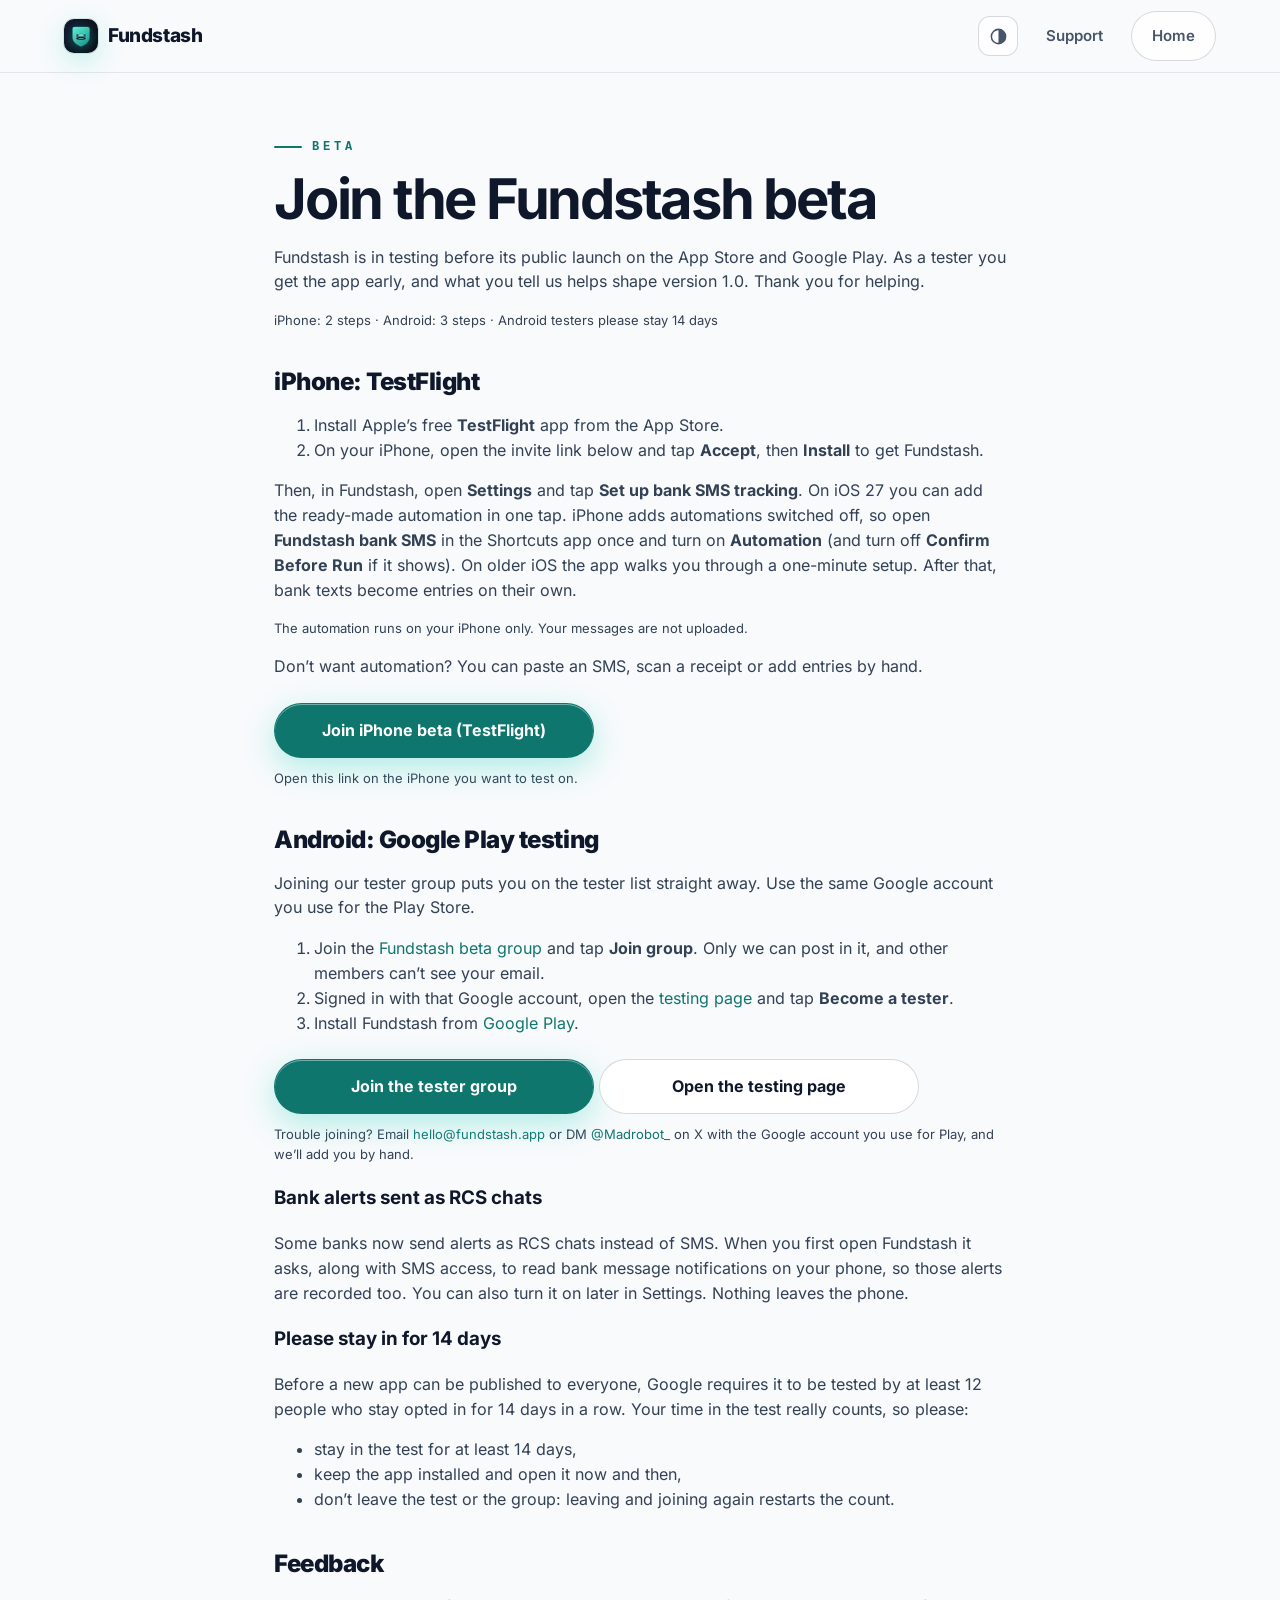
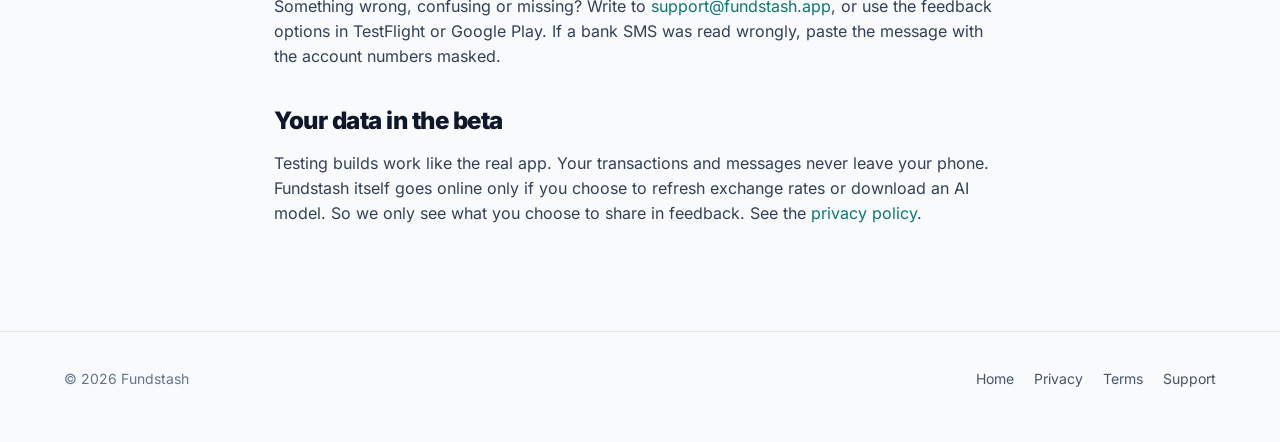
<file: beta/index.html>
<!doctype html>
<html lang="en">
<head>
  <meta charset="utf-8">
  <meta name="viewport" content="width=device-width, initial-scale=1">
  <title>Join the Fundstash beta</title>
  <meta name="description" content="Fundstash is in testing before its public launch. Join the beta on iPhone with TestFlight or on Android through Google Play testing, and help shape version 1.0.">
  <link rel="canonical" href="https://fundstash.app/beta/">
  <meta property="og:type" content="website">
  <meta property="og:url" content="https://fundstash.app/beta/">
  <meta property="og:title" content="Join the Fundstash beta">
  <meta property="og:description" content="Fundstash is in testing before its public launch. Join on iPhone or Android and help shape version 1.0.">
  <meta property="og:image" content="https://fundstash.app/img/og.jpg">
  <meta property="og:image:width" content="1200">
  <meta property="og:image:height" content="630">
  <meta name="twitter:card" content="summary_large_image">
  <meta name="theme-color" content="#05080F" media="(prefers-color-scheme: dark)">
  <meta name="theme-color" content="#F8FAFC" media="(prefers-color-scheme: light)">
  <link rel="icon" href="/favicon.png">
  <link rel="manifest" href="/site.webmanifest">
  <link rel="stylesheet" href="/styles.css">
  <script src="/js/theme.js"></script>
</head>
<body>
  <header class="nav solid">
    <div class="wrap">
      <a class="brand" href="/"><img src="/img/icon-96.webp" alt="" width="32" height="32">Fundstash</a>
      <nav aria-label="Main"><button class="theme-toggle" id="theme-toggle" type="button" aria-label="Theme: system (click to change)"><svg class="t-system" viewBox="0 0 24 24" aria-hidden="true"><circle cx="12" cy="12" r="9"/><path d="M12 3a9 9 0 0 1 0 18z"/></svg><svg class="t-light" viewBox="0 0 24 24" aria-hidden="true"><circle cx="12" cy="12" r="4"/><path d="M12 2v2M12 20v2M4.93 4.93l1.41 1.41M17.66 17.66l1.41 1.41M2 12h2M20 12h2M6.34 17.66l-1.41 1.41M19.07 4.93l-1.41 1.41"/></svg><svg class="t-dark" viewBox="0 0 24 24" aria-hidden="true"><path d="M21 12.79A9 9 0 1 1 11.21 3 7 7 0 0 0 21 12.79z"/></svg></button><a href="/support/">Support</a><a class="btn btn-ghost" href="/">Home</a></nav>
    </div>
  </header>
  <main class="doc">
    <div class="eyebrow">Beta</div>
    <h1>Join the Fundstash beta</h1>
    <p>Fundstash is in testing before its public launch on the App Store and Google Play. As a tester you get the app early, and what you tell us helps shape version 1.0. Thank you for helping.</p>
    <p class="note">iPhone: 2 steps · Android: 3 steps · Android testers please stay 14 days</p>

    <h2 id="iphone">iPhone: TestFlight</h2>
    <ol>
      <li>Install Apple’s free <strong>TestFlight</strong> app from the App Store.</li>
      <li>On your iPhone, open the invite link below and tap <strong>Accept</strong>, then <strong>Install</strong> to get Fundstash.</li>
    </ol>
    <p>Then, in Fundstash, open <strong>Settings</strong> and tap <strong>Set up bank SMS tracking</strong>. On iOS 27 you can add the ready-made automation in one tap. iPhone adds automations switched off, so open <strong>Fundstash bank SMS</strong> in the Shortcuts app once and turn on <strong>Automation</strong> (and turn off <strong>Confirm Before Run</strong> if it shows). On older iOS the app walks you through a one-minute setup. After that, bank texts become entries on their own.</p>
    <p class="note">The automation runs on your iPhone only. Your messages are not uploaded.</p>
    <p>Don’t want automation? You can paste an SMS, scan a receipt or add entries by hand.</p>
    <div class="add-to-app">
      <a class="btn btn-primary" href="https://testflight.apple.com/join/BGxNwwqb">Join iPhone beta (TestFlight)</a>
      <p class="note">Open this link on the iPhone you want to test on.</p>
    </div>

    <h2 id="android">Android: Google Play testing</h2>
    <p>Joining our tester group puts you on the tester list straight away. Use the same Google account you use for the Play Store.</p>
    <ol>
      <li>Join the <a href="https://groups.google.com/g/fundstash-beta" target="_blank" rel="noopener noreferrer">Fundstash beta group</a> and tap <strong>Join group</strong>. Only we can post in it, and other members can’t see your email.</li>
      <li>Signed in with that Google account, open the <a href="https://play.google.com/apps/testing/com.fundstash.app">testing page</a> and tap <strong>Become a tester</strong>.</li>
      <li>Install Fundstash from <a href="https://play.google.com/store/apps/details?id=com.fundstash.app">Google Play</a>.</li>
    </ol>
    <div class="add-to-app">
      <a class="btn btn-primary" href="https://groups.google.com/g/fundstash-beta" target="_blank" rel="noopener noreferrer">Join the tester group</a>
      <a class="btn btn-ghost" href="https://play.google.com/apps/testing/com.fundstash.app">Open the testing page</a>
      <p class="note">Trouble joining? Email <a href="mailto:hello@fundstash.app">hello@fundstash.app</a> or DM <a href="https://x.com/Madrobot_" target="_blank" rel="noopener noreferrer">@Madrobot_</a> on X with the Google account you use for Play, and we’ll add you by hand.</p>
    </div>

    <h3 id="rcs">Bank alerts sent as RCS chats</h3>
    <p>Some banks now send alerts as RCS chats instead of SMS. When you first open Fundstash it asks, along with SMS access, to read bank message notifications on your phone, so those alerts are recorded too. You can also turn it on later in Settings. Nothing leaves the phone.</p>

    <h3 id="fourteen-days">Please stay in for 14 days</h3>
    <p>Before a new app can be published to everyone, Google requires it to be tested by at least 12 people who stay opted in for 14 days in a row. Your time in the test really counts, so please:</p>
    <ul>
      <li>stay in the test for at least 14 days,</li>
      <li>keep the app installed and open it now and then,</li>
      <li>don’t leave the test or the group: leaving and joining again restarts the count.</li>
    </ul>

    <h2 id="feedback">Feedback</h2>
    <p>Something wrong, confusing or missing? Write to <a href="mailto:support@fundstash.app">support@fundstash.app</a>, or use the feedback options in TestFlight or Google Play. If a bank SMS was read wrongly, paste the message with the account numbers masked.</p>

    <h2 id="privacy">Your data in the beta</h2>
    <p>Testing builds work like the real app. Your transactions and messages never leave your phone. Fundstash itself goes online only if you choose to refresh exchange rates or download an AI model. So we only see what you choose to share in feedback. See the <a href="/privacy/">privacy policy</a>.</p>
  </main>
  <footer>
    <div class="wrap">
      <span>© 2026 Fundstash</span>
      <nav aria-label="Footer"><a href="/">Home</a><a href="/privacy/">Privacy</a><a href="/terms/">Terms</a><a href="/support/">Support</a></nav>
    </div>
  </footer>
</body>
</html>
</file>
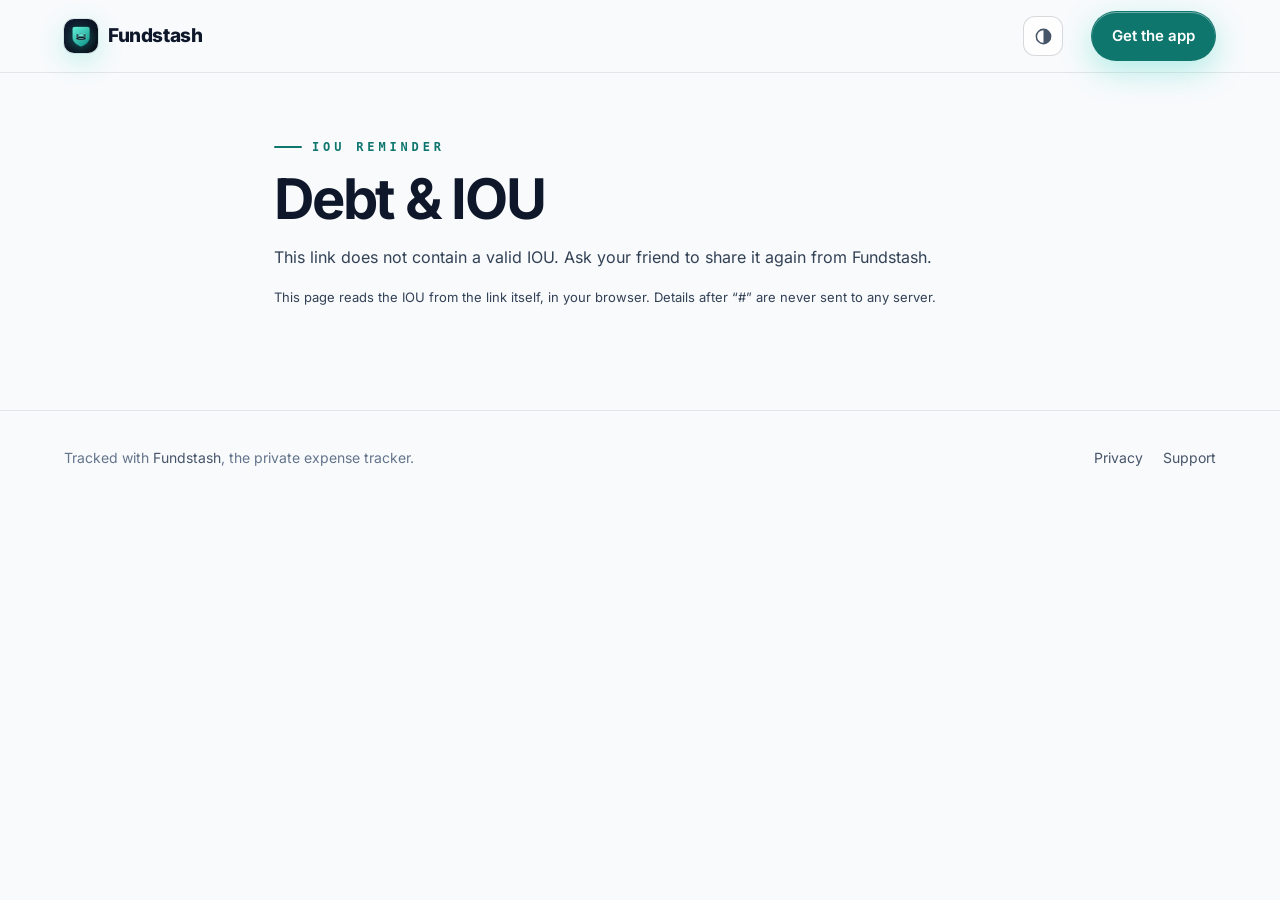
<file: iou/index.html>
<!doctype html>
<html lang="en">
<head>
  <meta charset="utf-8">
  <meta name="viewport" content="width=device-width, initial-scale=1">
  <title>Shared IOU — Fundstash</title>
  <meta name="description" content="An IOU reminder shared from Fundstash.">
  <meta name="robots" content="noindex">
  <meta name="referrer" content="no-referrer">
  <meta name="theme-color" content="#05080F" media="(prefers-color-scheme: dark)">
  <meta name="theme-color" content="#F8FAFC" media="(prefers-color-scheme: light)">
  <meta property="og:type" content="website">
  <meta property="og:url" content="https://fundstash.app/iou/">
  <meta property="og:title" content="An IOU reminder from Fundstash">
  <meta property="og:description" content="Open to see the debt amount and track it in Fundstash.">
  <meta property="og:image" content="https://fundstash.app/img/og.jpg">
  <meta name="twitter:card" content="summary_large_image">
  <link rel="icon" href="/favicon.png">
  <link rel="manifest" href="/site.webmanifest">
  <link rel="stylesheet" href="/styles.css">
  <script src="/js/theme.js"></script>
  <script src="/iou/iou.js" defer></script>
</head>
<body>
  <header class="nav solid">
    <div class="wrap">
      <a class="brand" href="/"><img src="/img/icon-96.webp" alt="" width="32" height="32">Fundstash</a>
      <nav aria-label="Main"><button class="theme-toggle" id="theme-toggle" type="button" aria-label="Theme: system (click to change)"><svg class="t-system" viewBox="0 0 24 24" aria-hidden="true"><circle cx="12" cy="12" r="9"/><path d="M12 3a9 9 0 0 1 0 18z"/></svg><svg class="t-light" viewBox="0 0 24 24" aria-hidden="true"><circle cx="12" cy="12" r="4"/><path d="M12 2v2M12 20v2M4.93 4.93l1.41 1.41M17.66 17.66l1.41 1.41M2 12h2M20 12h2M6.34 17.66l-1.41 1.41M19.07 4.93l-1.41 1.41"/></svg><svg class="t-dark" viewBox="0 0 24 24" aria-hidden="true"><path d="M21 12.79A9 9 0 1 1 11.21 3 7 7 0 0 0 21 12.79z"/></svg></button><a class="btn btn-primary" href="/#get">Get the app</a></nav>
    </div>
  </header>
  <main class="doc">
    <div class="eyebrow">IOU Reminder</div>
    <h1 id="title">Debt & IOU</h1>
    <div id="iou" aria-live="polite">
      <p>Loading…</p>
    </div>
    <div class="add-to-app">
      <a id="open-app-btn" class="btn btn-primary" href="#">
        <svg width="20" height="20" viewBox="0 0 24 24" fill="none" stroke="currentColor" stroke-width="2.5" stroke-linecap="round" stroke-linejoin="round" aria-hidden="true"><path d="M12 5v14M5 12h14"/></svg>
        Add to Fundstash App
      </a>
      <p class="note">Tap above to track this IOU in Fundstash.</p>
    </div>
    <p class="note link-privacy">This page reads the IOU from the link itself, in your browser. Details after “#” are never sent to any server.</p>
  </main>
  <footer>
    <div class="wrap">
      <span>Tracked with <a href="/">Fundstash</a>, the private expense tracker.</span>
      <nav aria-label="Footer"><a href="/privacy/">Privacy</a><a href="/support/">Support</a></nav>
    </div>
  </footer>
</body>
</html>
</file>
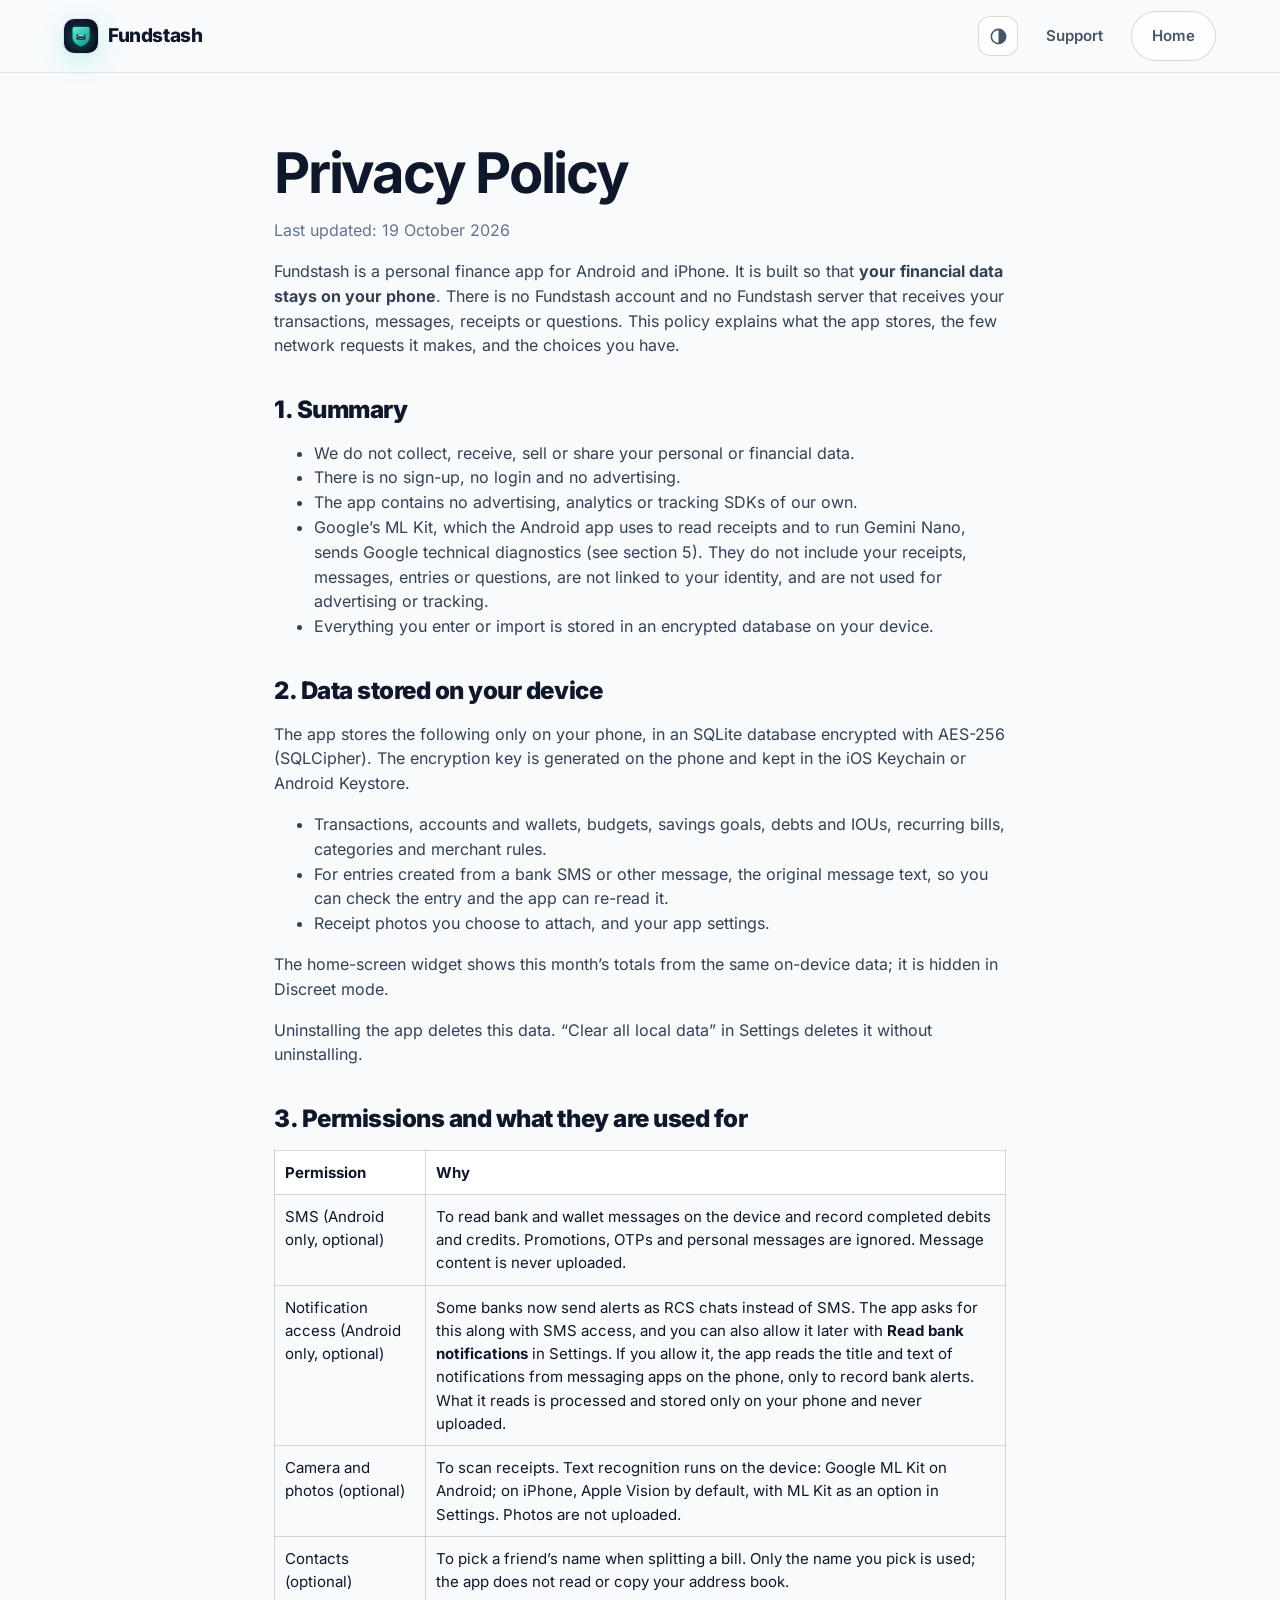
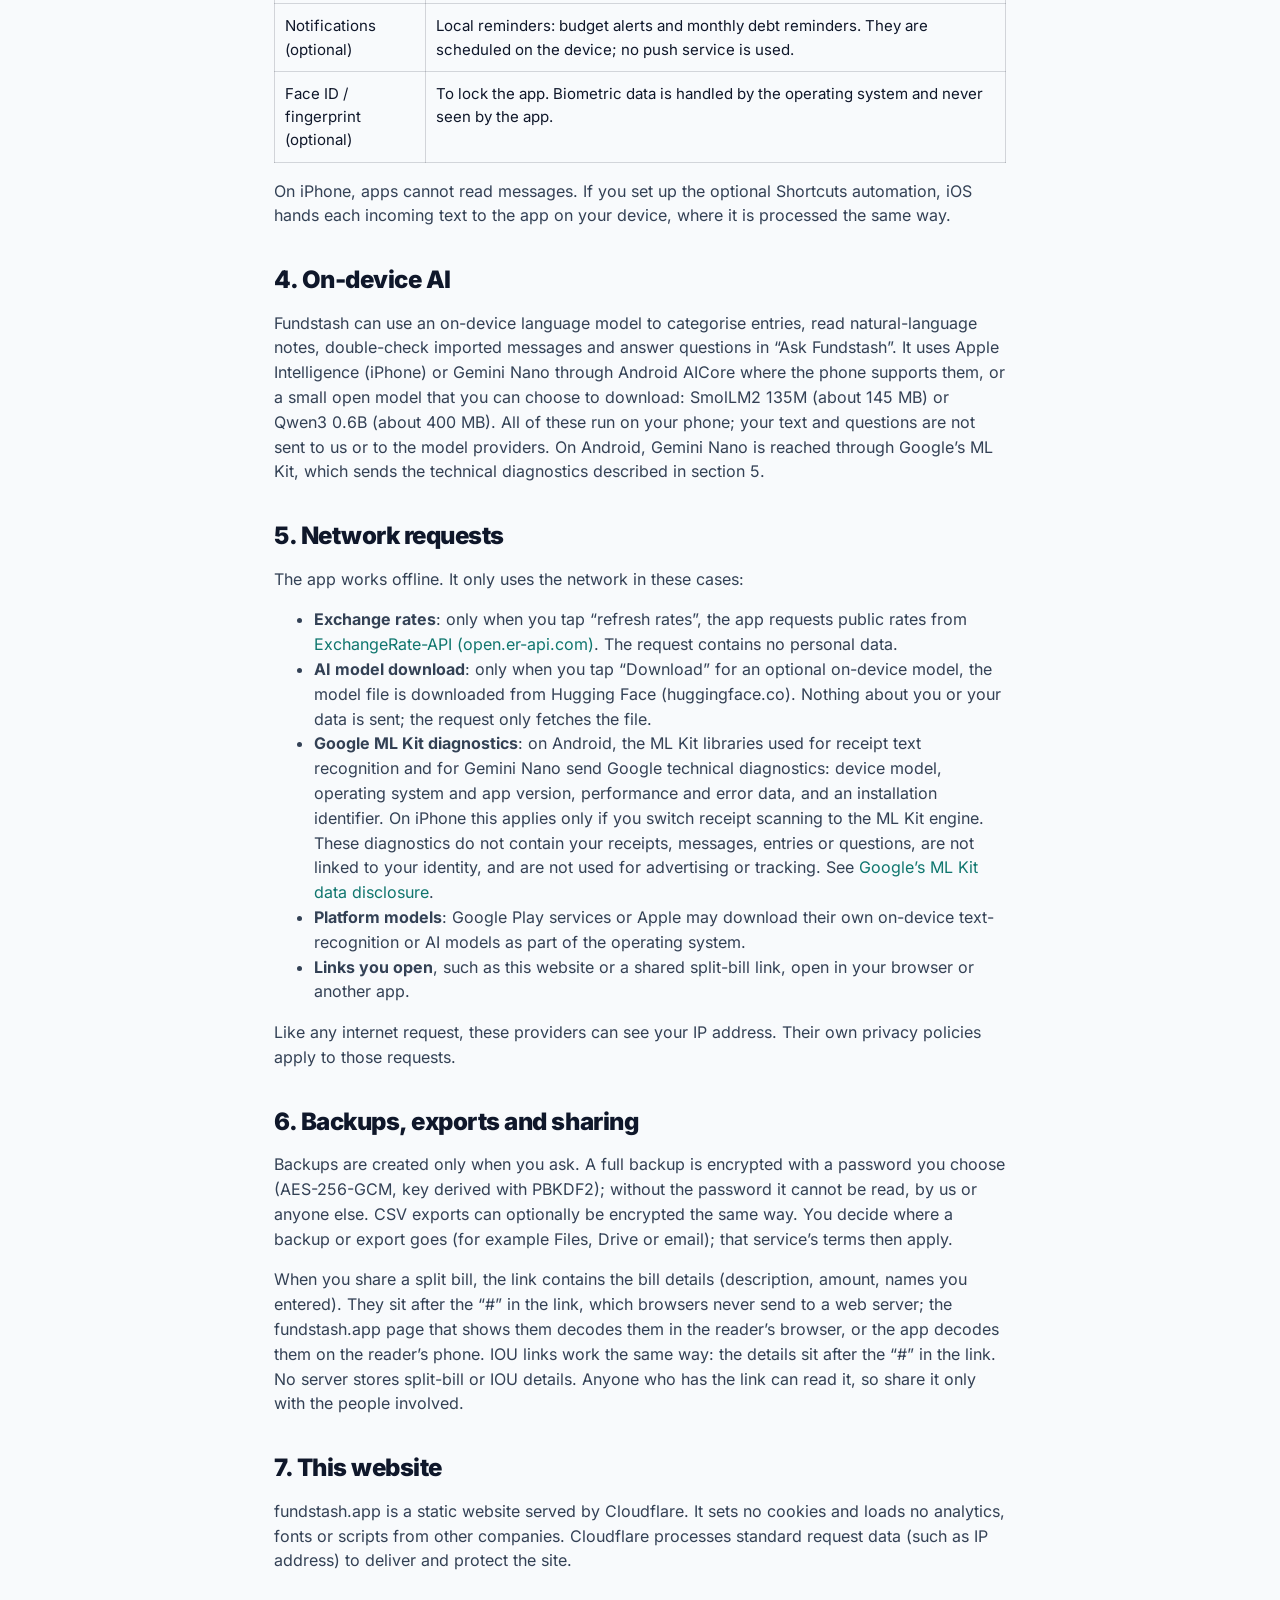
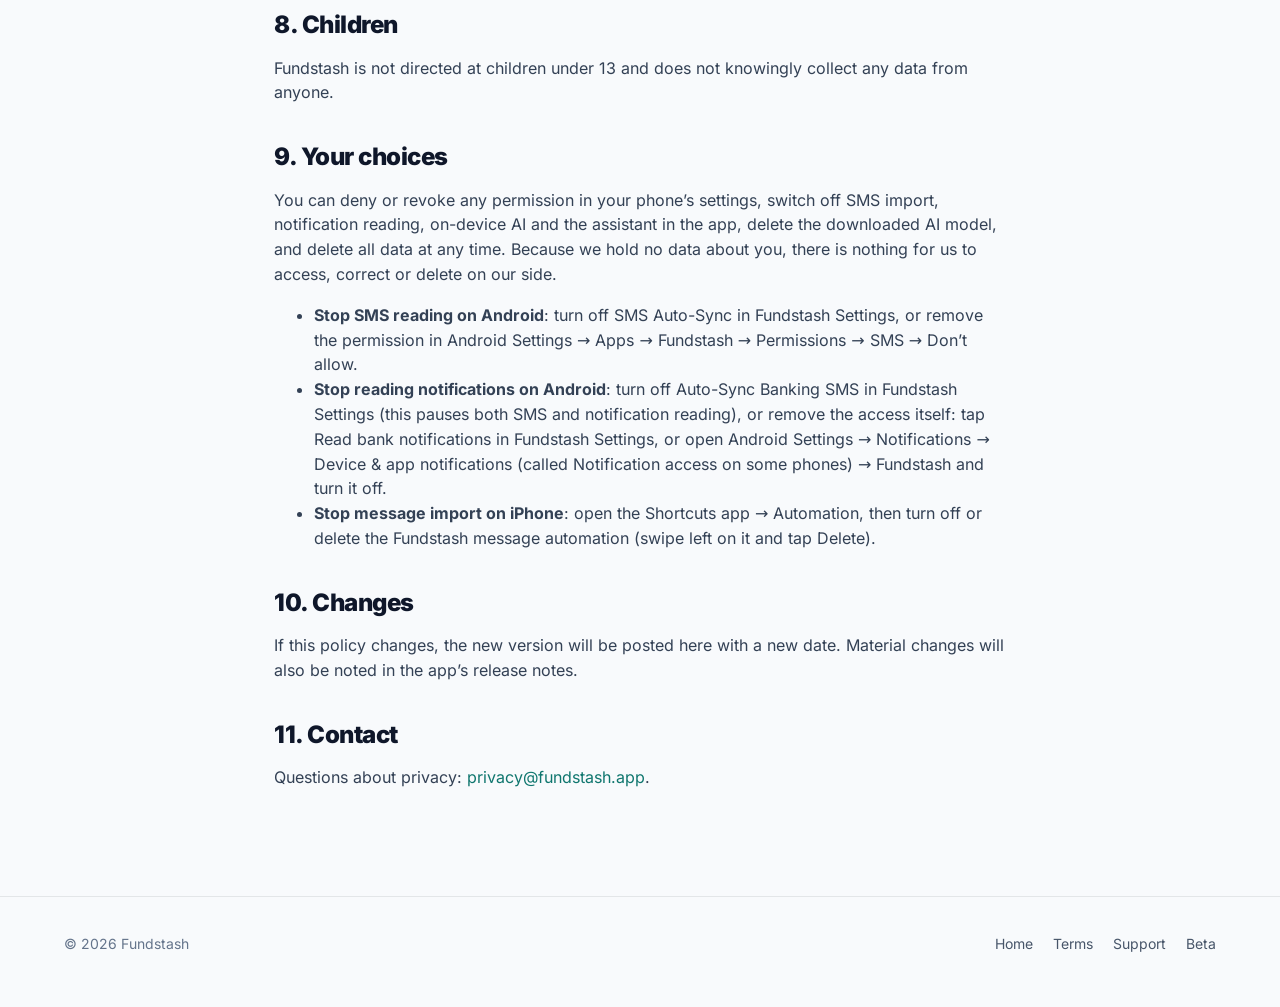
<file: privacy/index.html>
<!doctype html>
<html lang="en">
<head>
  <meta charset="utf-8">
  <meta name="viewport" content="width=device-width, initial-scale=1">
  <title>Privacy Policy — Fundstash</title>
  <meta name="description" content="Fundstash keeps your financial data on your phone. No account, no servers, no ads or tracking. What the app stores, what the few network requests send, and your choices.">
  <link rel="canonical" href="https://fundstash.app/privacy/">
  <meta property="og:type" content="website">
  <meta property="og:url" content="https://fundstash.app/privacy/">
  <meta property="og:title" content="Privacy Policy — Fundstash">
  <meta property="og:description" content="Fundstash keeps your financial data on your phone. No account, no servers, no ads or tracking. What the app stores, what the few network requests send, and your choices.">
  <meta property="og:image" content="https://fundstash.app/img/og.jpg">
  <meta property="og:image:width" content="1200">
  <meta property="og:image:height" content="630">
  <meta name="twitter:card" content="summary_large_image">
  <meta name="theme-color" content="#05080F" media="(prefers-color-scheme: dark)">
  <meta name="theme-color" content="#F8FAFC" media="(prefers-color-scheme: light)">
  <link rel="icon" href="/favicon.png">
  <link rel="manifest" href="/site.webmanifest">
  <link rel="stylesheet" href="/styles.css">
  <script src="/js/theme.js"></script>
</head>
<body>
  <header class="nav solid">
    <div class="wrap">
      <a class="brand" href="/"><img src="/img/icon-96.webp" alt="" width="32" height="32">Fundstash</a>
      <nav aria-label="Main"><button class="theme-toggle" id="theme-toggle" type="button" aria-label="Theme: system (click to change)"><svg class="t-system" viewBox="0 0 24 24" aria-hidden="true"><circle cx="12" cy="12" r="9"/><path d="M12 3a9 9 0 0 1 0 18z"/></svg><svg class="t-light" viewBox="0 0 24 24" aria-hidden="true"><circle cx="12" cy="12" r="4"/><path d="M12 2v2M12 20v2M4.93 4.93l1.41 1.41M17.66 17.66l1.41 1.41M2 12h2M20 12h2M6.34 17.66l-1.41 1.41M19.07 4.93l-1.41 1.41"/></svg><svg class="t-dark" viewBox="0 0 24 24" aria-hidden="true"><path d="M21 12.79A9 9 0 1 1 11.21 3 7 7 0 0 0 21 12.79z"/></svg></button><a href="/support/">Support</a><a class="btn btn-ghost" href="/">Home</a></nav>
    </div>
  </header>
  <main class="doc">
    <h1>Privacy Policy</h1>
    <p class="updated">Last updated: 19 October 2026</p>

    <p>Fundstash is a personal finance app for Android and iPhone. It is built so that <strong>your financial data stays on your phone</strong>. There is no Fundstash account and no Fundstash server that receives your transactions, messages, receipts or questions. This policy explains what the app stores, the few network requests it makes, and the choices you have.</p>

    <h2>1. Summary</h2>
    <ul>
      <li>We do not collect, receive, sell or share your personal or financial data.</li>
      <li>There is no sign-up, no login and no advertising.</li>
      <li>The app contains no advertising, analytics or tracking SDKs of our own.</li>
      <li>Google’s ML Kit, which the Android app uses to read receipts and to run Gemini Nano, sends Google technical diagnostics (see section 5). They do not include your receipts, messages, entries or questions, are not linked to your identity, and are not used for advertising or tracking.</li>
      <li>Everything you enter or import is stored in an encrypted database on your device.</li>
    </ul>

    <h2>2. Data stored on your device</h2>
    <p>The app stores the following only on your phone, in an SQLite database encrypted with AES-256 (SQLCipher). The encryption key is generated on the phone and kept in the iOS Keychain or Android Keystore.</p>
    <ul>
      <li>Transactions, accounts and wallets, budgets, savings goals, debts and IOUs, recurring bills, categories and merchant rules.</li>
      <li>For entries created from a bank SMS or other message, the original message text, so you can check the entry and the app can re-read it.</li>
      <li>Receipt photos you choose to attach, and your app settings.</li>
    </ul>
    <p>The home-screen widget shows this month’s totals from the same on-device data; it is hidden in Discreet mode.</p>
    <p>Uninstalling the app deletes this data. “Clear all local data” in Settings deletes it without uninstalling.</p>

    <h2>3. Permissions and what they are used for</h2>
    <table>
      <tr><th>Permission</th><th>Why</th></tr>
      <tr><td>SMS (Android only, optional)</td><td>To read bank and wallet messages on the device and record completed debits and credits. Promotions, OTPs and personal messages are ignored. Message content is never uploaded.</td></tr>
      <tr><td>Notification access (Android only, optional)</td><td>Some banks now send alerts as RCS chats instead of SMS. The app asks for this along with SMS access, and you can also allow it later with <strong>Read bank notifications</strong> in Settings. If you allow it, the app reads the title and text of notifications from messaging apps on the phone, only to record bank alerts. What it reads is processed and stored only on your phone and never uploaded.</td></tr>
      <tr><td>Camera and photos (optional)</td><td>To scan receipts. Text recognition runs on the device: Google ML Kit on Android; on iPhone, Apple Vision by default, with ML Kit as an option in Settings. Photos are not uploaded.</td></tr>
      <tr><td>Contacts (optional)</td><td>To pick a friend’s name when splitting a bill. Only the name you pick is used; the app does not read or copy your address book.</td></tr>
      <tr><td>Notifications (optional)</td><td>Local reminders: budget alerts and monthly debt reminders. They are scheduled on the device; no push service is used.</td></tr>
      <tr><td>Face ID / fingerprint (optional)</td><td>To lock the app. Biometric data is handled by the operating system and never seen by the app.</td></tr>
    </table>
    <p>On iPhone, apps cannot read messages. If you set up the optional Shortcuts automation, iOS hands each incoming text to the app on your device, where it is processed the same way.</p>

    <h2>4. On-device AI</h2>
    <p>Fundstash can use an on-device language model to categorise entries, read natural-language notes, double-check imported messages and answer questions in “Ask Fundstash”. It uses Apple Intelligence (iPhone) or Gemini Nano through Android AICore where the phone supports them, or a small open model that you can choose to download: SmolLM2 135M (about 145 MB) or Qwen3 0.6B (about 400 MB). All of these run on your phone; your text and questions are not sent to us or to the model providers. On Android, Gemini Nano is reached through Google’s ML Kit, which sends the technical diagnostics described in section 5.</p>

    <h2>5. Network requests</h2>
    <p>The app works offline. It only uses the network in these cases:</p>
    <ul>
      <li><strong>Exchange rates</strong>: only when you tap “refresh rates”, the app requests public rates from <a href="https://www.exchangerate-api.com/terms">ExchangeRate-API (open.er-api.com)</a>. The request contains no personal data.</li>
      <li><strong>AI model download</strong>: only when you tap “Download” for an optional on-device model, the model file is downloaded from Hugging Face (huggingface.co). Nothing about you or your data is sent; the request only fetches the file.</li>
      <li><strong>Google ML Kit diagnostics</strong>: on Android, the ML Kit libraries used for receipt text recognition and for Gemini Nano send Google technical diagnostics: device model, operating system and app version, performance and error data, and an installation identifier. On iPhone this applies only if you switch receipt scanning to the ML Kit engine. These diagnostics do not contain your receipts, messages, entries or questions, are not linked to your identity, and are not used for advertising or tracking. See <a href="https://developers.google.com/ml-kit/android-data-disclosure">Google’s ML Kit data disclosure</a>.</li>
      <li><strong>Platform models</strong>: Google Play services or Apple may download their own on-device text-recognition or AI models as part of the operating system.</li>
      <li><strong>Links you open</strong>, such as this website or a shared split-bill link, open in your browser or another app.</li>
    </ul>
    <p>Like any internet request, these providers can see your IP address. Their own privacy policies apply to those requests.</p>

    <h2>6. Backups, exports and sharing</h2>
    <p>Backups are created only when you ask. A full backup is encrypted with a password you choose (AES-256-GCM, key derived with PBKDF2); without the password it cannot be read, by us or anyone else. CSV exports can optionally be encrypted the same way. You decide where a backup or export goes (for example Files, Drive or email); that service’s terms then apply.</p>
    <p>When you share a split bill, the link contains the bill details (description, amount, names you entered). They sit after the “#” in the link, which browsers never send to a web server; the fundstash.app page that shows them decodes them in the reader’s browser, or the app decodes them on the reader’s phone. IOU links work the same way: the details sit after the “#” in the link. No server stores split-bill or IOU details. Anyone who has the link can read it, so share it only with the people involved.</p>

    <h2>7. This website</h2>
    <p>fundstash.app is a static website served by Cloudflare. It sets no cookies and loads no analytics, fonts or scripts from other companies. Cloudflare processes standard request data (such as IP address) to deliver and protect the site.</p>

    <h2>8. Children</h2>
    <p>Fundstash is not directed at children under 13 and does not knowingly collect any data from anyone.</p>

    <h2>9. Your choices</h2>
    <p>You can deny or revoke any permission in your phone’s settings, switch off SMS import, notification reading, on-device AI and the assistant in the app, delete the downloaded AI model, and delete all data at any time. Because we hold no data about you, there is nothing for us to access, correct or delete on our side.</p>
    <ul>
      <li><strong>Stop SMS reading on Android</strong>: turn off SMS Auto-Sync in Fundstash Settings, or remove the permission in Android Settings → Apps → Fundstash → Permissions → SMS → Don’t allow.</li>
      <li><strong>Stop reading notifications on Android</strong>: turn off Auto-Sync Banking SMS in Fundstash Settings (this pauses both SMS and notification reading), or remove the access itself: tap Read bank notifications in Fundstash Settings, or open Android Settings → Notifications → Device &amp; app notifications (called Notification access on some phones) → Fundstash and turn it off.</li>
      <li><strong>Stop message import on iPhone</strong>: open the Shortcuts app → Automation, then turn off or delete the Fundstash message automation (swipe left on it and tap Delete).</li>
    </ul>

    <h2>10. Changes</h2>
    <p>If this policy changes, the new version will be posted here with a new date. Material changes will also be noted in the app’s release notes.</p>

    <h2>11. Contact</h2>
    <p>Questions about privacy: <a href="mailto:privacy@fundstash.app">privacy@fundstash.app</a>.</p>
  </main>
  <footer>
    <div class="wrap">
      <span>© 2026 Fundstash</span>
      <nav aria-label="Footer"><a href="/">Home</a><a href="/terms/">Terms</a><a href="/support/">Support</a><a href="/beta/">Beta</a></nav>
    </div>
  </footer>
</body>
</html>
</file>
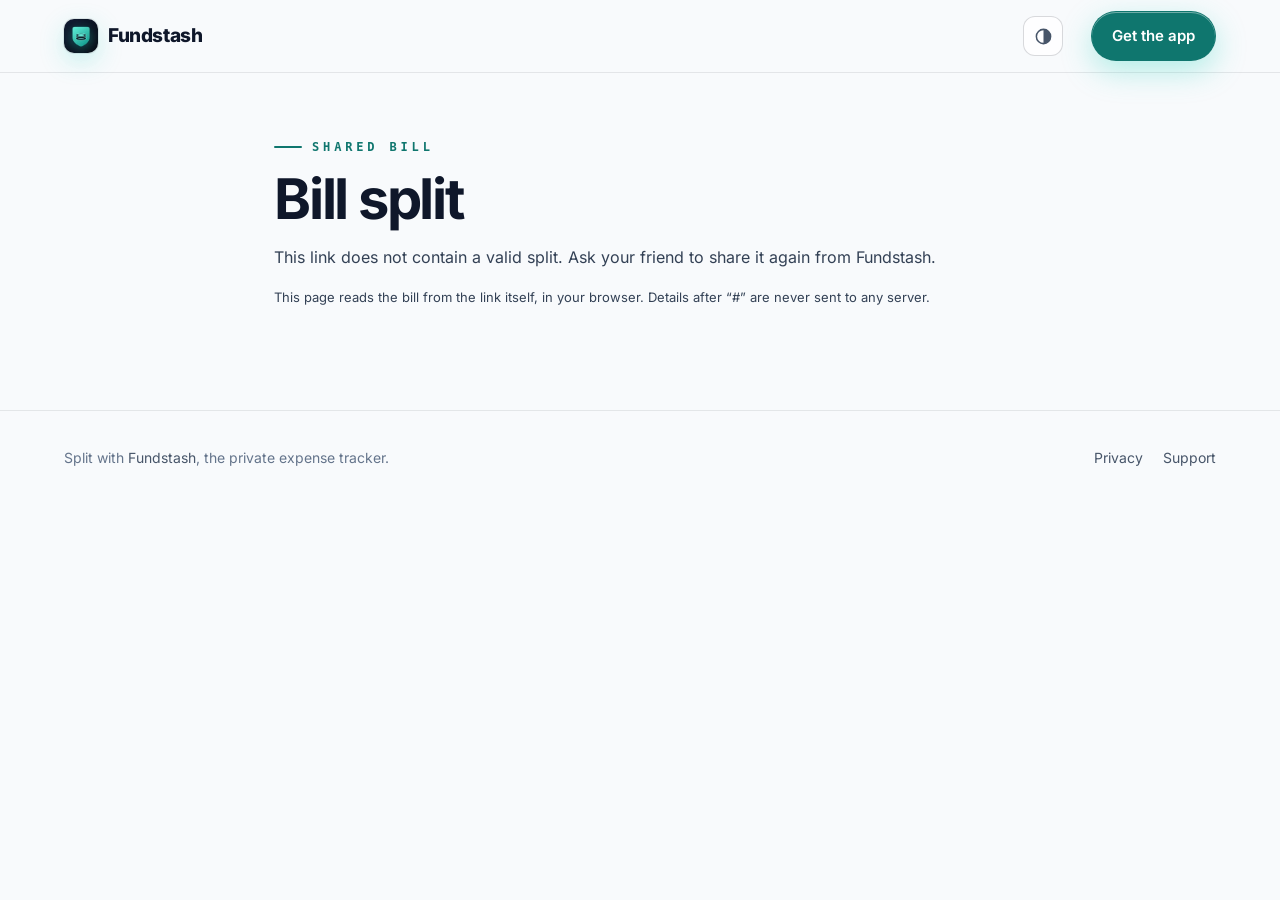
<file: split/index.html>
<!doctype html>
<html lang="en">
<head>
  <meta charset="utf-8">
  <meta name="viewport" content="width=device-width, initial-scale=1">
  <title>Shared bill — Fundstash</title>
  <meta name="description" content="A bill split shared from Fundstash.">
  <meta name="robots" content="noindex">
  <meta name="referrer" content="no-referrer">
  <meta name="theme-color" content="#05080F" media="(prefers-color-scheme: dark)">
  <meta name="theme-color" content="#F8FAFC" media="(prefers-color-scheme: light)">
  <meta property="og:type" content="website">
  <meta property="og:url" content="https://fundstash.app/split/">
  <meta property="og:title" content="A bill split from Fundstash">
  <meta property="og:description" content="Open to see who paid and who owes what.">
  <meta property="og:image" content="https://fundstash.app/img/og.jpg">
  <meta name="twitter:card" content="summary_large_image">
  <link rel="icon" href="/favicon.png">
  <link rel="manifest" href="/site.webmanifest">
  <link rel="stylesheet" href="/styles.css">
  <script src="/js/theme.js"></script>
  <script src="/split/split.js" defer></script>
</head>
<body>
  <header class="nav solid">
    <div class="wrap">
      <a class="brand" href="/"><img src="/img/icon-96.webp" alt="" width="32" height="32">Fundstash</a>
      <nav aria-label="Main"><button class="theme-toggle" id="theme-toggle" type="button" aria-label="Theme: system (click to change)"><svg class="t-system" viewBox="0 0 24 24" aria-hidden="true"><circle cx="12" cy="12" r="9"/><path d="M12 3a9 9 0 0 1 0 18z"/></svg><svg class="t-light" viewBox="0 0 24 24" aria-hidden="true"><circle cx="12" cy="12" r="4"/><path d="M12 2v2M12 20v2M4.93 4.93l1.41 1.41M17.66 17.66l1.41 1.41M2 12h2M20 12h2M6.34 17.66l-1.41 1.41M19.07 4.93l-1.41 1.41"/></svg><svg class="t-dark" viewBox="0 0 24 24" aria-hidden="true"><path d="M21 12.79A9 9 0 1 1 11.21 3 7 7 0 0 0 21 12.79z"/></svg></button><a class="btn btn-primary" href="/#get">Get the app</a></nav>
    </div>
  </header>
  <main class="doc">
    <div class="eyebrow">Shared bill</div>
    <h1 id="title">Bill split</h1>
    <div id="split" aria-live="polite">
      <p>Loading…</p>
    </div>
    <div class="add-to-app add-to-app-box">
      <a id="open-app" class="btn btn-primary" href="#">
        <svg width="20" height="20" viewBox="0 0 24 24" fill="none" stroke="currentColor" stroke-width="2.5" stroke-linecap="round" stroke-linejoin="round" aria-hidden="true"><path d="M12 5v14M5 12h14"/></svg>
        Add to Fundstash App
      </a>
      <p class="note">Tap above to save this bill and track your share in Fundstash.</p>
    </div>
    <p class="note link-privacy">This page reads the bill from the link itself, in your browser. Details after “#” are never sent to any server.</p>
  </main>
  <footer>
    <div class="wrap">
      <span>Split with <a href="/">Fundstash</a>, the private expense tracker.</span>
      <nav aria-label="Footer"><a href="/privacy/">Privacy</a><a href="/support/">Support</a></nav>
    </div>
  </footer>
</body>
</html>
</file>
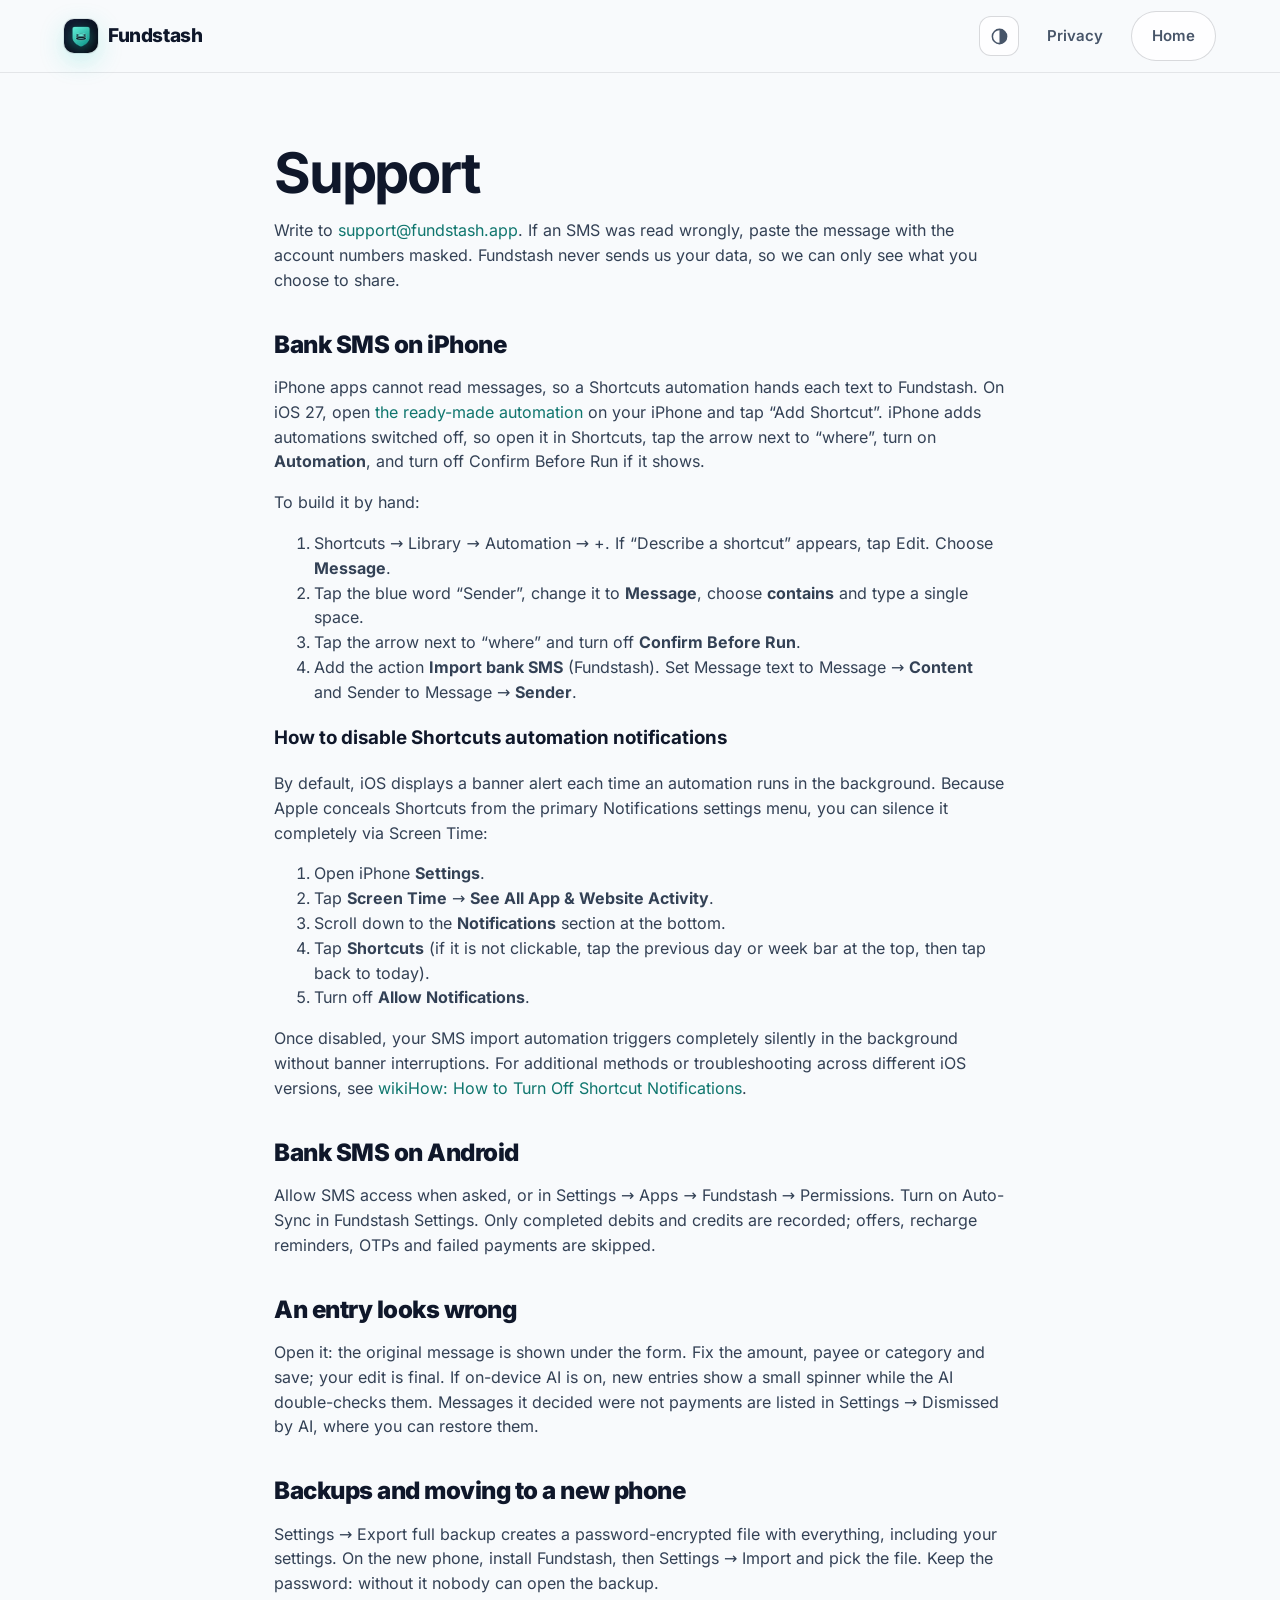
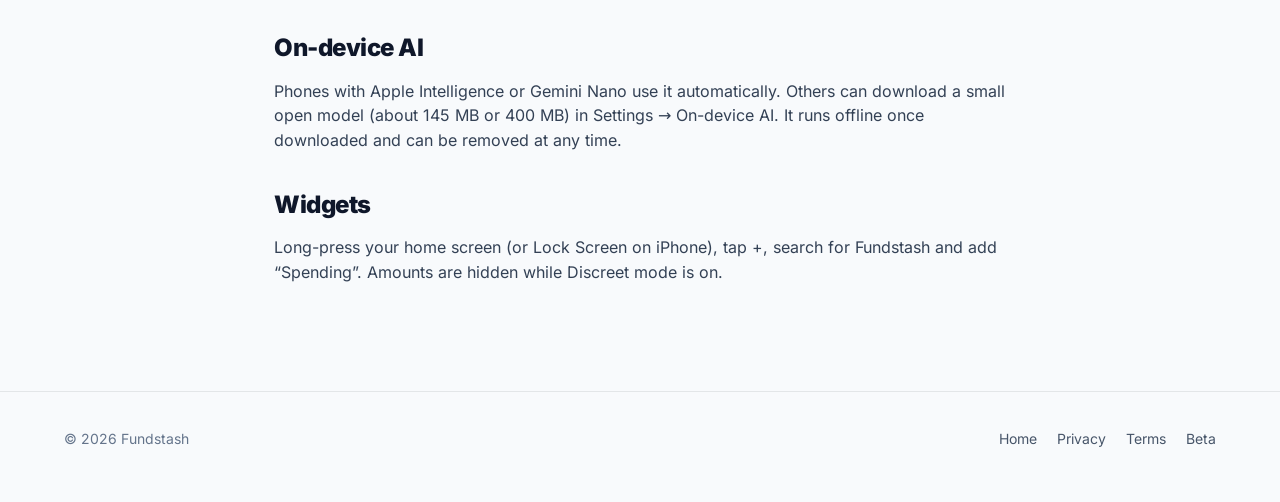
<file: support/index.html>
<!doctype html>
<html lang="en">
<head>
  <meta charset="utf-8">
  <meta name="viewport" content="width=device-width, initial-scale=1">
  <title>Support — Fundstash</title>
  <meta name="description" content="Help with Fundstash: bank SMS on Android and iPhone, backups, on-device AI, widgets and contact.">
  <link rel="canonical" href="https://fundstash.app/support/">
  <meta property="og:type" content="website">
  <meta property="og:url" content="https://fundstash.app/support/">
  <meta property="og:title" content="Support — Fundstash">
  <meta property="og:description" content="Help with Fundstash: bank SMS on Android and iPhone, backups, on-device AI, widgets and contact.">
  <meta property="og:image" content="https://fundstash.app/img/og.jpg">
  <meta property="og:image:width" content="1200">
  <meta property="og:image:height" content="630">
  <meta name="twitter:card" content="summary_large_image">
  <meta name="theme-color" content="#05080F" media="(prefers-color-scheme: dark)">
  <meta name="theme-color" content="#F8FAFC" media="(prefers-color-scheme: light)">
  <link rel="icon" href="/favicon.png">
  <link rel="manifest" href="/site.webmanifest">
  <link rel="stylesheet" href="/styles.css">
  <script src="/js/theme.js"></script>
</head>
<body>
  <header class="nav solid">
    <div class="wrap">
      <a class="brand" href="/"><img src="/img/icon-96.webp" alt="" width="32" height="32">Fundstash</a>
      <nav aria-label="Main"><button class="theme-toggle" id="theme-toggle" type="button" aria-label="Theme: system (click to change)"><svg class="t-system" viewBox="0 0 24 24" aria-hidden="true"><circle cx="12" cy="12" r="9"/><path d="M12 3a9 9 0 0 1 0 18z"/></svg><svg class="t-light" viewBox="0 0 24 24" aria-hidden="true"><circle cx="12" cy="12" r="4"/><path d="M12 2v2M12 20v2M4.93 4.93l1.41 1.41M17.66 17.66l1.41 1.41M2 12h2M20 12h2M6.34 17.66l-1.41 1.41M19.07 4.93l-1.41 1.41"/></svg><svg class="t-dark" viewBox="0 0 24 24" aria-hidden="true"><path d="M21 12.79A9 9 0 1 1 11.21 3 7 7 0 0 0 21 12.79z"/></svg></button><a href="/privacy/">Privacy</a><a class="btn btn-ghost" href="/">Home</a></nav>
    </div>
  </header>
  <main class="doc">
    <h1>Support</h1>
    <p>Write to <a href="mailto:support@fundstash.app">support@fundstash.app</a>. If an SMS was read wrongly, paste the message with the account numbers masked. Fundstash never sends us your data, so we can only see what you choose to share.</p>

    <h2 id="bank-sms-on-iphone">Bank SMS on iPhone</h2>
    <p>iPhone apps cannot read messages, so a Shortcuts automation hands each text to Fundstash. On iOS 27, open <a href="/shortcut">the ready-made automation</a> on your iPhone and tap “Add Shortcut”. iPhone adds automations switched off, so open it in Shortcuts, tap the arrow next to “where”, turn on <strong>Automation</strong>, and turn off Confirm Before Run if it shows.</p>
    <p>To build it by hand:</p>
    <ol>
      <li>Shortcuts → Library → Automation → +. If “Describe a shortcut” appears, tap Edit. Choose <strong>Message</strong>.</li>
      <li>Tap the blue word “Sender”, change it to <strong>Message</strong>, choose <strong>contains</strong> and type a single space.</li>
      <li>Tap the arrow next to “where” and turn off <strong>Confirm Before Run</strong>.</li>
      <li>Add the action <strong>Import bank SMS</strong> (Fundstash). Set Message text to Message → <strong>Content</strong> and Sender to Message → <strong>Sender</strong>.</li>
    </ol>
    <h3 id="hide-shortcuts-notifications">How to disable Shortcuts automation notifications</h3>
    <p>By default, iOS displays a banner alert each time an automation runs in the background. Because Apple conceals Shortcuts from the primary Notifications settings menu, you can silence it completely via Screen Time:</p>
    <ol>
      <li>Open iPhone <strong>Settings</strong>.</li>
      <li>Tap <strong>Screen Time</strong> → <strong>See All App &amp; Website Activity</strong>.</li>
      <li>Scroll down to the <strong>Notifications</strong> section at the bottom.</li>
      <li>Tap <strong>Shortcuts</strong> (if it is not clickable, tap the previous day or week bar at the top, then tap back to today).</li>
      <li>Turn off <strong>Allow Notifications</strong>.</li>
    </ol>
    <p>Once disabled, your SMS import automation triggers completely silently in the background without banner interruptions. For additional methods or troubleshooting across different iOS versions, see <a href="https://www.wikihow.com/Turn-Off-Shortcut-Notifications" target="_blank" rel="noopener">wikiHow: How to Turn Off Shortcut Notifications</a>.</p>

    <h2 id="bank-sms-on-android">Bank SMS on Android</h2>
    <p>Allow SMS access when asked, or in Settings → Apps → Fundstash → Permissions. Turn on Auto-Sync in Fundstash Settings. Only completed debits and credits are recorded; offers, recharge reminders, OTPs and failed payments are skipped.</p>

    <h2>An entry looks wrong</h2>
    <p>Open it: the original message is shown under the form. Fix the amount, payee or category and save; your edit is final. If on-device AI is on, new entries show a small spinner while the AI double-checks them. Messages it decided were not payments are listed in Settings → Dismissed by AI, where you can restore them.</p>

    <h2 id="backups">Backups and moving to a new phone</h2>
    <p>Settings → Export full backup creates a password-encrypted file with everything, including your settings. On the new phone, install Fundstash, then Settings → Import and pick the file. Keep the password: without it nobody can open the backup.</p>

    <h2>On-device AI</h2>
    <p>Phones with Apple Intelligence or Gemini Nano use it automatically. Others can download a small open model (about 145 MB or 400 MB) in Settings → On-device AI. It runs offline once downloaded and can be removed at any time.</p>

    <h2>Widgets</h2>
    <p>Long-press your home screen (or Lock Screen on iPhone), tap +, search for Fundstash and add “Spending”. Amounts are hidden while Discreet mode is on.</p>
  </main>
  <footer>
    <div class="wrap">
      <span>© 2026 Fundstash</span>
      <nav aria-label="Footer"><a href="/">Home</a><a href="/privacy/">Privacy</a><a href="/terms/">Terms</a><a href="/beta/">Beta</a></nav>
    </div>
  </footer>
</body>
</html>
</file>
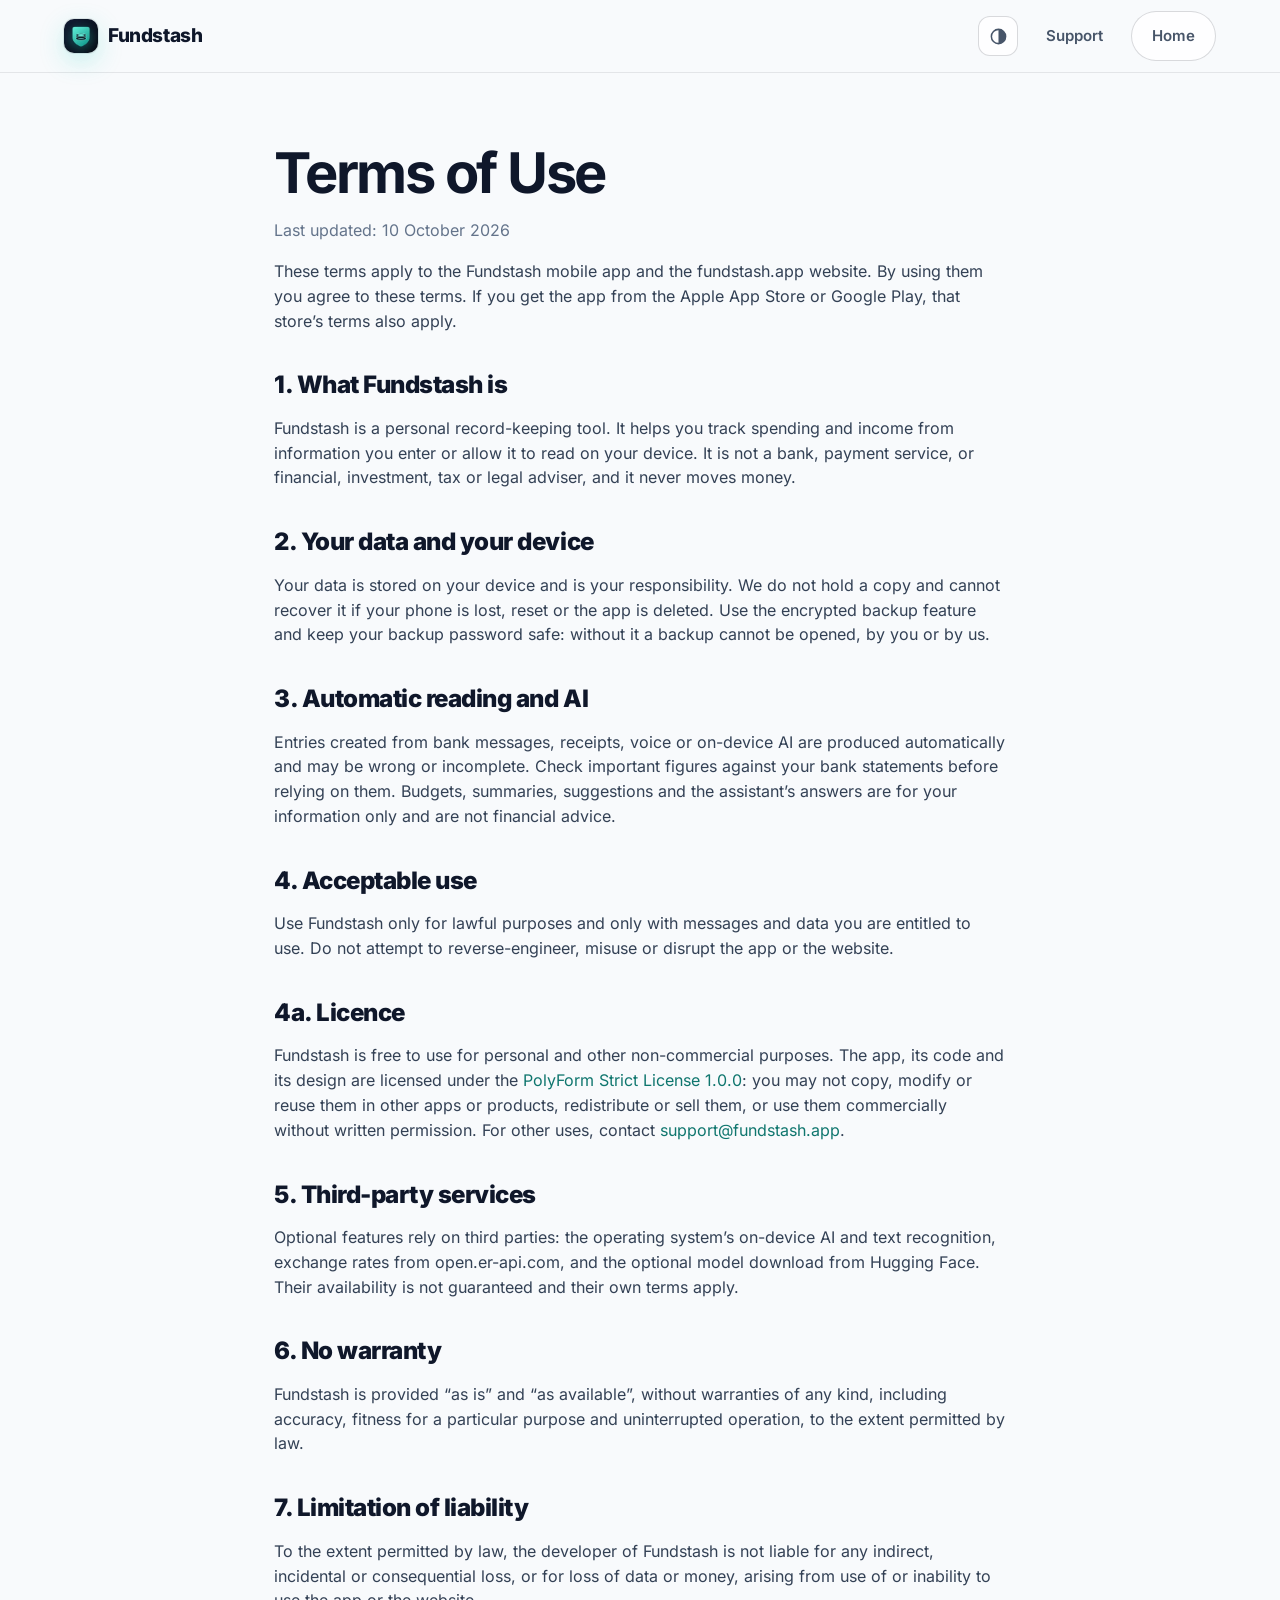
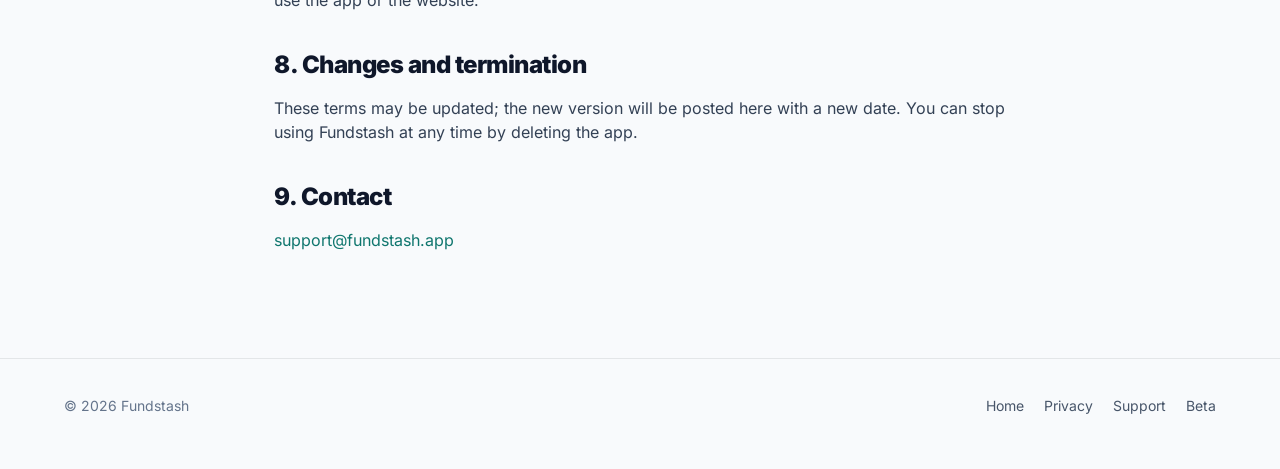
<file: terms/index.html>
<!doctype html>
<html lang="en">
<head>
  <meta charset="utf-8">
  <meta name="viewport" content="width=device-width, initial-scale=1">
  <title>Terms of Use — Fundstash</title>
  <meta name="description" content="The terms for using the Fundstash app and website.">
  <link rel="canonical" href="https://fundstash.app/terms/">
  <meta property="og:type" content="website">
  <meta property="og:url" content="https://fundstash.app/terms/">
  <meta property="og:title" content="Terms of Use — Fundstash">
  <meta property="og:description" content="The terms for using the Fundstash app and website.">
  <meta property="og:image" content="https://fundstash.app/img/og.jpg">
  <meta property="og:image:width" content="1200">
  <meta property="og:image:height" content="630">
  <meta name="twitter:card" content="summary_large_image">
  <meta name="theme-color" content="#05080F" media="(prefers-color-scheme: dark)">
  <meta name="theme-color" content="#F8FAFC" media="(prefers-color-scheme: light)">
  <link rel="icon" href="/favicon.png">
  <link rel="manifest" href="/site.webmanifest">
  <link rel="stylesheet" href="/styles.css">
  <script src="/js/theme.js"></script>
</head>
<body>
  <header class="nav solid">
    <div class="wrap">
      <a class="brand" href="/"><img src="/img/icon-96.webp" alt="" width="32" height="32">Fundstash</a>
      <nav aria-label="Main"><button class="theme-toggle" id="theme-toggle" type="button" aria-label="Theme: system (click to change)"><svg class="t-system" viewBox="0 0 24 24" aria-hidden="true"><circle cx="12" cy="12" r="9"/><path d="M12 3a9 9 0 0 1 0 18z"/></svg><svg class="t-light" viewBox="0 0 24 24" aria-hidden="true"><circle cx="12" cy="12" r="4"/><path d="M12 2v2M12 20v2M4.93 4.93l1.41 1.41M17.66 17.66l1.41 1.41M2 12h2M20 12h2M6.34 17.66l-1.41 1.41M19.07 4.93l-1.41 1.41"/></svg><svg class="t-dark" viewBox="0 0 24 24" aria-hidden="true"><path d="M21 12.79A9 9 0 1 1 11.21 3 7 7 0 0 0 21 12.79z"/></svg></button><a href="/support/">Support</a><a class="btn btn-ghost" href="/">Home</a></nav>
    </div>
  </header>
  <main class="doc">
    <h1>Terms of Use</h1>
    <p class="updated">Last updated: 10 October 2026</p>

    <p>These terms apply to the Fundstash mobile app and the fundstash.app website. By using them you agree to these terms. If you get the app from the Apple App Store or Google Play, that store’s terms also apply.</p>

    <h2>1. What Fundstash is</h2>
    <p>Fundstash is a personal record-keeping tool. It helps you track spending and income from information you enter or allow it to read on your device. It is not a bank, payment service, or financial, investment, tax or legal adviser, and it never moves money.</p>

    <h2>2. Your data and your device</h2>
    <p>Your data is stored on your device and is your responsibility. We do not hold a copy and cannot recover it if your phone is lost, reset or the app is deleted. Use the encrypted backup feature and keep your backup password safe: without it a backup cannot be opened, by you or by us.</p>

    <h2>3. Automatic reading and AI</h2>
    <p>Entries created from bank messages, receipts, voice or on-device AI are produced automatically and may be wrong or incomplete. Check important figures against your bank statements before relying on them. Budgets, summaries, suggestions and the assistant’s answers are for your information only and are not financial advice.</p>

    <h2>4. Acceptable use</h2>
    <p>Use Fundstash only for lawful purposes and only with messages and data you are entitled to use. Do not attempt to reverse-engineer, misuse or disrupt the app or the website.</p>

    <h2>4a. Licence</h2>
    <p>Fundstash is free to use for personal and other non-commercial purposes. The app, its code and its design are licensed under the <a href="https://polyformproject.org/licenses/strict/1.0.0">PolyForm Strict License 1.0.0</a>: you may not copy, modify or reuse them in other apps or products, redistribute or sell them, or use them commercially without written permission. For other uses, contact <a href="mailto:support@fundstash.app">support@fundstash.app</a>.</p>

    <h2>5. Third-party services</h2>
    <p>Optional features rely on third parties: the operating system’s on-device AI and text recognition, exchange rates from open.er-api.com, and the optional model download from Hugging Face. Their availability is not guaranteed and their own terms apply.</p>

    <h2>6. No warranty</h2>
    <p>Fundstash is provided “as is” and “as available”, without warranties of any kind, including accuracy, fitness for a particular purpose and uninterrupted operation, to the extent permitted by law.</p>

    <h2>7. Limitation of liability</h2>
    <p>To the extent permitted by law, the developer of Fundstash is not liable for any indirect, incidental or consequential loss, or for loss of data or money, arising from use of or inability to use the app or the website.</p>

    <h2>8. Changes and termination</h2>
    <p>These terms may be updated; the new version will be posted here with a new date. You can stop using Fundstash at any time by deleting the app.</p>

    <h2>9. Contact</h2>
    <p><a href="mailto:support@fundstash.app">support@fundstash.app</a></p>
  </main>
  <footer>
    <div class="wrap">
      <span>© 2026 Fundstash</span>
      <nav aria-label="Footer"><a href="/">Home</a><a href="/privacy/">Privacy</a><a href="/support/">Support</a><a href="/beta/">Beta</a></nav>
    </div>
  </footer>
</body>
</html>
</file>
<file: styles.css>
/* fundstash.app — self-hosted everything: no third-party fonts, scripts or trackers. */
@font-face {
  font-family: 'Inter';
  src: url('/fonts/inter-var.woff2') format('woff2');
  font-weight: 100 900;
  font-display: swap;
}

:root {
  color-scheme: dark light;
  --bg: #05080f;
  --bg-2: #0b1220;
  --card: #111a29;
  --card-2: #172235;
  --border: rgba(148, 163, 184, 0.14);
  --border-strong: rgba(148, 163, 184, 0.24);
  --text: #f8fafc;
  --text-2: #a5b4c8;
  --muted: #8594aa;
  --accent: #2dd4bf;
  --accent-2: #22d3ee;
  --mint: #5eead4;
  --indigo: #818cf8;
  --danger: #f87171;
  --radius: 26px;
  --max: 1200px;
  --ease: cubic-bezier(0.22, 1, 0.36, 1);
  --surface: rgba(17, 26, 41, 0.85);
  --surface-solid: #0d1421;
  --tile-a: rgba(23, 34, 53, 0.9);
  --tile-b: rgba(13, 20, 33, 0.9);
  --nav-bg: rgba(5, 8, 15, 0.9);
  --chip-bg: rgba(15, 23, 37, 0.94);
  --shadow: rgba(0, 0, 0, 0.5);
  --device-glow: rgba(45, 212, 191, 0.18);
  --grid-line: rgba(148, 163, 184, 0.06);
  --doc-text: #cbd5e1;
  --on-accent: #04201c;
  --success: #34d399;
  --bezel: linear-gradient(145deg, #4a5568 0%, #151b27 24%, #0b0f17 62%, #2a3446 100%);
  --bezel-edge: rgba(255, 255, 255, 0.12);
  --screen-bg: #090d16;
  font-family: 'Inter', ui-sans-serif, system-ui, -apple-system, 'Segoe UI', Roboto, Arial, sans-serif;
  font-feature-settings: 'ss01', 'cv11';
}

/* light palette = the app's; used when the system is light (unless Dark was picked) or when Light was picked */
@media (prefers-color-scheme: light) {
  :root:not([data-theme="dark"]) {
    color-scheme: light;
    --bg: #f8fafc;
    --bg-2: #eef2f7;
    --card: #ffffff;
    --card-2: #f1f5f9;
    --border: rgba(15, 23, 42, 0.09);
    --border-strong: rgba(15, 23, 42, 0.16);
    --text: #0f172a;
    --text-2: #475569;
    --muted: #64748b;
    --accent: #0f766e;
    --accent-2: #0891b2;
    --mint: #0f766e;
    --indigo: #6366f1;
    --danger: #b91c1c;
    --surface: rgba(255, 255, 255, 0.92);
    --surface-solid: #ffffff;
    --tile-a: #ffffff;
    --tile-b: #f8fafc;
    --nav-bg: rgba(248, 250, 252, 0.92);
    --chip-bg: rgba(255, 255, 255, 0.97);
    --shadow: rgba(15, 23, 42, 0.14);
    --device-glow: rgba(13, 148, 136, 0.12);
    --grid-line: rgba(15, 23, 42, 0.05);
    --doc-text: #334155;
    --success: #047857;
    --on-accent: #ffffff;
    --bezel: linear-gradient(145deg, #f1f5f9 0%, #cbd5e1 26%, #e2e8f0 60%, #94a3b8 100%);
    --bezel-edge: rgba(15, 23, 42, 0.18);
    --screen-bg: #f8fafc;
  }
}
:root[data-theme="light"] {
  color-scheme: light;
  --bg: #f8fafc;
  --bg-2: #eef2f7;
  --card: #ffffff;
  --card-2: #f1f5f9;
  --border: rgba(15, 23, 42, 0.09);
  --border-strong: rgba(15, 23, 42, 0.16);
  --text: #0f172a;
  --text-2: #475569;
  --muted: #64748b;
  --accent: #0f766e;
  --accent-2: #0891b2;
  --mint: #0f766e;
  --indigo: #6366f1;
  --danger: #b91c1c;
  --surface: rgba(255, 255, 255, 0.92);
  --surface-solid: #ffffff;
  --tile-a: #ffffff;
  --tile-b: #f8fafc;
  --nav-bg: rgba(248, 250, 252, 0.92);
  --chip-bg: rgba(255, 255, 255, 0.97);
  --shadow: rgba(15, 23, 42, 0.14);
  --device-glow: rgba(13, 148, 136, 0.12);
  --grid-line: rgba(15, 23, 42, 0.05);
  --doc-text: #334155;
  --success: #047857;
  --on-accent: #ffffff;
  --bezel: linear-gradient(145deg, #f1f5f9 0%, #cbd5e1 26%, #e2e8f0 60%, #94a3b8 100%);
  --bezel-edge: rgba(15, 23, 42, 0.18);
  --screen-bg: #f8fafc;
}
:root[data-theme="dark"] { color-scheme: dark; }

* { box-sizing: border-box; }
html { background: var(--bg); scroll-behavior: smooth; scroll-padding-top: 84px; }
body { margin: 0; background: var(--bg); color: var(--text); line-height: 1.55; -webkit-font-smoothing: antialiased; overflow-x: clip; }
img, video, canvas { max-width: 100%; display: block; }
a { color: var(--accent); text-decoration: none; }
a:hover { text-decoration: underline; }
:focus-visible { outline: 2px solid var(--accent); outline-offset: 3px; border-radius: 8px; }
::selection { background: rgba(45, 212, 191, 0.35); }

.wrap { width: 100%; max-width: var(--max); margin: 0 auto; padding: 0 24px; }
.skip { position: absolute; left: -999px; }
.skip:focus { left: 16px; top: 12px; background: var(--card); padding: 8px 12px; z-index: 100; }
.grad { background: linear-gradient(100deg, var(--mint), var(--accent) 45%, var(--accent-2) 75%, var(--indigo)); -webkit-background-clip: text; background-clip: text; color: transparent; }
.eyebrow { display: inline-flex; align-items: center; gap: 10px; font-family: ui-monospace, SFMono-Regular, Menlo, Consolas, monospace; letter-spacing: 0.32em; text-transform: uppercase; color: var(--accent); font-size: 12px; font-weight: 700; }
.eyebrow::before { content: ''; width: 28px; height: 2px; border-radius: 2px; background: var(--accent); }
.note { color: var(--muted); font-size: 13px; }
.cta-note { margin: 14px 0 0; }

/* "Add to Fundstash App" on the shared split and IOU pages (the CSP allows no inline styles) */
.add-to-app { margin-top: 24px; }
.add-to-app .btn { width: 100%; max-width: 320px; justify-content: center; padding: 14px 24px; font-size: 16px; }
.add-to-app .btn:hover { text-decoration: none; }
.add-to-app .note { margin-top: 10px; }
.link-privacy { margin-top: 18px; }

/* ---------- nav ---------- */
.nav { position: fixed; inset: 0 0 auto 0; z-index: 50; transition: background 0.4s var(--ease), border-color 0.4s var(--ease); border-bottom: 1px solid transparent; }
.nav.scrolled, .nav.solid { background: var(--nav-bg); border-bottom-color: var(--border); }
.nav .wrap { display: flex; align-items: center; gap: 24px; height: 72px; }
.brand { display: flex; align-items: center; gap: 10px; color: var(--text); font-weight: 800; font-size: 19px; letter-spacing: -0.02em; }
.brand:hover { text-decoration: none; }
.brand img { width: 34px; height: 34px; border-radius: 10px; box-shadow: 0 0 0 1px var(--border), 0 8px 24px rgba(45, 212, 191, 0.25); }
.nav nav { margin-left: auto; display: flex; gap: 28px; align-items: center; }
.nav nav a { color: var(--text-2); font-weight: 600; font-size: 15px; transition: color 0.2s; }
.nav nav a:hover { color: var(--text); text-decoration: none; }
.nav nav a.btn-primary, .nav nav a.btn-primary:hover { color: var(--on-accent); }
.theme-toggle { flex: none; display: grid; place-items: center; width: 40px; height: 40px; padding: 0; border-radius: 12px; border: 1px solid var(--border-strong); background: var(--surface); color: var(--text-2); cursor: pointer; transition: color 0.2s, border-color 0.2s; }
.theme-toggle:hover { color: var(--text); border-color: var(--accent); }
.theme-toggle svg { display: none; width: 19px; height: 19px; fill: none; stroke: currentColor; stroke-width: 1.9; stroke-linecap: round; stroke-linejoin: round; }
html:not([data-theme-choice]) .theme-toggle .t-system, [data-theme-choice="system"] .theme-toggle .t-system,
[data-theme-choice="light"] .theme-toggle .t-light, [data-theme-choice="dark"] .theme-toggle .t-dark { display: block; }
.theme-toggle .t-system path { fill: currentColor; stroke: none; }
@media (max-width: 760px) { .nav nav a:not(.btn) { display: none; } }
@media (max-width: 760px) { .nav nav { gap: 10px; } }
@media (max-width: 360px) { .nav .wrap { gap: 12px; } .nav .btn { padding: 10px 14px; font-size: 14px; } .theme-toggle { width: 36px; height: 36px; } }

.btn { position: relative; display: inline-flex; align-items: center; gap: 8px; padding: 12px 20px; border-radius: 999px; font-weight: 700; font-size: 15px; border: 1px solid transparent; transition: transform 0.3s var(--ease), box-shadow 0.3s var(--ease), background 0.3s; }
.btn:hover { text-decoration: none; transform: translateY(-2px); }
.btn-primary { background: linear-gradient(135deg, var(--mint), var(--accent)); color: var(--on-accent); box-shadow: 0 10px 30px rgba(45, 212, 191, 0.35), inset 0 1px 0 rgba(255, 255, 255, 0.4); }
.btn-primary:hover { box-shadow: 0 16px 40px rgba(45, 212, 191, 0.5), inset 0 1px 0 rgba(255, 255, 255, 0.4); }
.btn-ghost { border-color: var(--border-strong); color: var(--text); background: var(--surface); }
.btn-ghost:hover { border-color: var(--accent); }

/* ---------- hero ---------- */
.hero { position: relative; min-height: 100vh; min-height: 100svh; display: flex; align-items: center; overflow: hidden; isolation: isolate; }
.hero-bg { position: absolute; inset: 0; z-index: -2; background:
  radial-gradient(60% 50% at 75% 45%, rgba(45, 212, 191, 0.18), transparent 70%),
  radial-gradient(45% 45% at 95% 90%, rgba(129, 140, 248, 0.16), transparent 70%),
  radial-gradient(40% 40% at 5% 10%, rgba(34, 211, 238, 0.10), transparent 70%), var(--bg); }
.hero-grid { position: absolute; inset: 0; z-index: -2; background-image: linear-gradient(var(--grid-line) 1px, transparent 1px), linear-gradient(90deg, var(--grid-line) 1px, transparent 1px); background-size: 64px 64px; -webkit-mask-image: radial-gradient(70% 60% at 60% 50%, #000 30%, transparent 80%); mask-image: radial-gradient(70% 60% at 60% 50%, #000 30%, transparent 80%); }
#scene { position: absolute; inset: 0; z-index: -1; width: 100%; height: 100%; opacity: 0; transition: opacity 1.2s var(--ease); }
#scene.ready { opacity: 1; }
.hero .wrap { position: relative; padding-top: 110px; padding-bottom: 80px; }
.hero-copy { max-width: 700px; }
.hero h1 { font-size: clamp(40px, min(6.2vw, 7.5vh), 84px); line-height: 0.98; letter-spacing: -0.045em; font-weight: 850; margin: 22px 0 22px; }
.hero h1 .line { display: block; overflow: hidden; padding-bottom: 0.06em; }
.hero h1 .line > span { display: inline-block; will-change: transform; }
.lead { font-size: clamp(17px, 1.6vw, 20px); color: var(--text-2); max-width: 520px; margin: 0 0 32px; }
.cta { display: flex; flex-wrap: wrap; gap: 12px; }
.store { display: inline-flex; align-items: center; gap: 12px; padding: 12px 20px 12px 16px; border-radius: 18px; border: 1px solid var(--border-strong); background: var(--surface); color: var(--text); transition: transform 0.35s var(--ease), border-color 0.3s, box-shadow 0.35s var(--ease); }
.store:hover { text-decoration: none; transform: translateY(-3px); border-color: var(--accent); box-shadow: 0 14px 40px rgba(45, 212, 191, 0.18); }
.store svg { width: 28px; height: 28px; flex: none; }
.store small { display: block; font-size: 11px; color: var(--text-2); line-height: 1.2; }
.store strong { display: block; font-size: 17px; line-height: 1.25; letter-spacing: -0.01em; }
.pills { display: flex; flex-wrap: wrap; gap: 8px; margin-top: 28px; }
.pill { display: inline-flex; align-items: center; gap: 8px; padding: 7px 14px; border-radius: 999px; background: var(--surface); border: 1px solid var(--border); color: var(--text-2); font-size: 13px; font-weight: 600; }
.pill i { width: 7px; height: 7px; border-radius: 50%; background: var(--accent); box-shadow: 0 0 10px var(--accent); }
.scroll-hint { position: absolute; left: 50%; bottom: 28px; transform: translateX(-50%); width: 26px; height: 42px; border-radius: 14px; border: 2px solid var(--border-strong); }
.scroll-hint::after { content: ''; position: absolute; left: 50%; top: 8px; width: 4px; height: 8px; margin-left: -2px; border-radius: 2px; background: var(--accent); animation: hint 1.8s var(--ease) infinite; }
@keyframes hint { 0% { transform: translateY(0); opacity: 1; } 70% { transform: translateY(14px); opacity: 0; } 100% { opacity: 0; } }
.hero-fallback { display: none; }
.no-webgl .hero-fallback { display: block; position: absolute; right: 6%; top: 50%; transform: translateY(-50%) rotate(6deg); width: min(300px, 32vw); }
@media (max-width: 900px) {
  .hero { align-items: flex-start; }
  .hero .wrap { padding-top: 100px; padding-bottom: 62vh; }
  .hero h1 { font-size: clamp(42px, 11vw, 64px); }
  .scroll-hint { display: none; }
  .no-webgl .hero-fallback { right: 50%; top: auto; bottom: 6vh; transform: translateX(50%) rotate(4deg); width: 48vw; }
}

@media (min-width: 901px) and (max-height: 780px) {
  .hero .wrap { padding-top: 92px; padding-bottom: 48px; }
  .hero h1 { margin: 16px 0; }
  .lead { margin-bottom: 22px; }
  .pills { margin-top: 18px; }
  .scroll-hint { display: none; }
}

/* ---------- marquee ---------- */
.marquee { position: relative; overflow: hidden; border-block: 1px solid var(--border); background: linear-gradient(90deg, rgba(45, 212, 191, 0.06), rgba(129, 140, 248, 0.06)); padding: 18px 0; -webkit-mask-image: linear-gradient(90deg, transparent, #000 10%, #000 90%, transparent); mask-image: linear-gradient(90deg, transparent, #000 10%, #000 90%, transparent); }
.marquee-track { display: flex; gap: 48px; width: max-content; animation: marquee 38s linear infinite; }
.marquee span { display: inline-flex; align-items: center; gap: 12px; font-weight: 700; font-size: 18px; color: var(--text-2); white-space: nowrap; }
.marquee span::before { content: '✦'; color: var(--accent); }
@keyframes marquee { to { transform: translateX(-50%); } }

/* ---------- sections ---------- */
section { position: relative; padding: 130px 0; }
@media (max-width: 700px) { section { padding: 84px 0; } }
h2 { font-size: clamp(36px, 5.2vw, 68px); letter-spacing: -0.04em; line-height: 1.02; margin: 16px 0 18px; font-weight: 850; }
.section-lead { color: var(--text-2); font-size: clamp(17px, 1.5vw, 20px); max-width: 640px; margin: 0; }
.center { text-align: center; }
.center .section-lead { margin: 0 auto; }

/* ---------- 3D CSS phone ---------- */
.device { position: relative; width: 300px; aspect-ratio: 388 / 838; border-radius: 14.4% / 6.7%; background: var(--screen-bg);
  box-shadow: 0 0 0 1px var(--bezel-edge), 0 40px 100px var(--shadow), 0 0 140px var(--device-glow); }
.device::before { content: ''; position: absolute; inset: 0; border-radius: inherit; background: linear-gradient(115deg, rgba(255, 255, 255, 0.1), transparent 26%, transparent 72%, rgba(255, 255, 255, 0.04)); pointer-events: none; z-index: 3; }
/* all screen, no bezel: the screenshot has the same proportions as the box, so nothing is cropped */
.device .screen { position: absolute; inset: 0; border-radius: inherit; overflow: hidden; }
.device .screen img { position: absolute; inset: 0; width: 100%; height: 100%; object-fit: cover; opacity: 0; transform: scale(1.04); transition: opacity 0.7s var(--ease), transform 0.9s var(--ease); }
.device .screen img.on { opacity: 1; transform: none; }
.device .glare { position: absolute; inset: 0; border-radius: inherit; z-index: 4; pointer-events: none; background: radial-gradient(60% 40% at var(--gx, 30%) var(--gy, 10%), rgba(255, 255, 255, 0.1), transparent 60%); }

/* ---------- story (pinned scroll) ---------- */
.story { padding: 0; }
.story-head { padding: 130px 0 40px; }
@media (max-width: 700px) { .story-head { padding: 84px 0 32px; } }
.story-scroll { --steps: 6; position: relative; height: calc(var(--steps) * 75vh); }
.story-stage { position: sticky; top: 0; height: 100vh; display: grid; grid-template-columns: 1fr 1fr; align-items: center; gap: 40px; }
.story-text { position: relative; height: 340px; }
.step { position: absolute; top: 0; right: 0; left: max(24px, calc((100vw - var(--max)) / 2 + 24px)); max-width: 520px; opacity: 0; transform: translateY(30px); transition: opacity 0.6s var(--ease), transform 0.6s var(--ease); pointer-events: none; }
.step.on { opacity: 1; transform: none; pointer-events: auto; }
.step .num { font-family: ui-monospace, Menlo, Consolas, monospace; color: var(--accent); font-weight: 700; letter-spacing: 0.2em; font-size: 13px; }
.step h3 { font-size: clamp(32px, 3.6vw, 52px); letter-spacing: -0.035em; line-height: 1.04; margin: 12px 0 14px; }
.step p { color: var(--text-2); font-size: 18px; margin: 0; }
.progress { position: absolute; left: max(24px, calc((100vw - var(--max)) / 2 + 24px)); bottom: -40px; display: flex; gap: 8px; }
.progress i { width: 28px; height: 4px; border-radius: 2px; background: var(--border-strong); transition: background 0.4s; }
.progress i.on { background: var(--accent); }
.story-phone { position: relative; display: grid; place-items: center; perspective: 1400px; height: 100vh; }
.story-phone .device { width: min(320px, 25vw, calc((100svh - 150px) * 388 / 838)); }
.chip { position: absolute; z-index: 5; padding: 12px 16px; border-radius: 16px; background: var(--chip-bg); border: 1px solid rgba(94, 234, 212, 0.4); box-shadow: 0 20px 50px var(--shadow), 0 0 30px rgba(45, 212, 191, 0.12); font-weight: 700; font-size: 15px; white-space: nowrap; opacity: 0; transform: translateY(16px) scale(0.92); transition: opacity 0.5s var(--ease), transform 0.6s var(--ease); }
.chip small { display: block; font-weight: 600; font-size: 12px; color: var(--text-2); }
.chip.on { opacity: 1; transform: none; }
.chip.c1 { left: 2%; top: 22%; } .chip.c2 { right: 2%; top: 48%; } .chip.c3 { left: 6%; bottom: 16%; }
.story-mobile { display: none; }
@media (max-width: 900px) {
  .story-scroll { display: none; }
  .story-mobile { display: grid; gap: 64px; padding-bottom: 90px; }
  .story-mobile article { display: grid; gap: 26px; justify-items: center; text-align: center; }
  .story-mobile .device { width: min(240px, 60vw, calc(56svh * 388 / 838)); }
  .story-mobile .device .screen img { opacity: 1; transform: none; }
  .story-mobile h3 { font-size: 32px; letter-spacing: -0.03em; margin: 8px 0; }
  .story-mobile p { color: var(--text-2); margin: 0; }
}

/* ---------- icons ---------- */
.sprite { display: none; }
.ico { flex: none; display: grid; place-items: center; width: 46px; height: 46px; border-radius: 14px; color: var(--mint);
  background: linear-gradient(160deg, rgba(45, 212, 191, 0.16), rgba(129, 140, 248, 0.08)); border: 1px solid rgba(94, 234, 212, 0.28); box-shadow: inset 0 1px 0 rgba(255, 255, 255, 0.06); }
.ico svg { width: 22px; height: 22px; fill: none; stroke: currentColor; stroke-width: 1.8; stroke-linecap: round; stroke-linejoin: round; }

/* ---------- vault (privacy) ---------- */
#privacy { overflow-x: clip; }
.vault { display: grid; grid-template-columns: 1fr 1fr; gap: 60px; align-items: center; }
.shield-wrap { position: relative; aspect-ratio: 1; perspective: 900px; display: grid; place-items: center; }
.ring { position: absolute; inset: 8%; border-radius: 50%; border: 1px solid rgba(94, 234, 212, 0.35); transform-style: preserve-3d; animation: spin 18s linear infinite; }
.ring:nth-child(2) { inset: 18%; border-color: rgba(129, 140, 248, 0.35); animation-duration: 13s; animation-direction: reverse; }
.ring:nth-child(3) { inset: 0; border-style: dashed; border-color: rgba(148, 163, 184, 0.18); animation-duration: 40s; }
.ring::after { content: ''; position: absolute; top: -5px; left: 50%; width: 10px; height: 10px; border-radius: 50%; background: var(--accent); box-shadow: 0 0 18px var(--accent); }
.ring:nth-child(2)::after { background: var(--indigo); box-shadow: 0 0 18px var(--indigo); }
@keyframes spin { from { transform: rotateX(68deg) rotateZ(0); } to { transform: rotateX(68deg) rotateZ(360deg); } }
.shield-wrap::before { content: ''; position: absolute; inset: 22%; border-radius: 50%; background: radial-gradient(closest-side, rgba(45, 212, 191, 0.35), transparent); }
.shield { position: relative; width: 44%; animation: bob 6s ease-in-out infinite; will-change: transform; }
@keyframes bob { 50% { transform: translateY(-14px); } }
.locals { display: grid; gap: 14px; margin-top: 30px; }
.local { display: flex; gap: 16px; align-items: flex-start; padding: 18px 20px; border-radius: 20px; background: var(--surface); border: 1px solid var(--border); }
.local b { display: block; font-size: 17px; }
.local span { color: var(--text-2); font-size: 15px; }
@media (max-width: 900px) { .vault { grid-template-columns: 1fr; } .shield-wrap { max-width: 300px; width: 100%; margin: 0 auto; } }

/* ---------- bento ---------- */
.bento { display: grid; grid-template-columns: repeat(6, 1fr); gap: 16px; margin-top: 56px; perspective: 1200px; }
.tile { --mx: 50%; --my: 50%; position: relative; grid-column: span 2; padding: 26px; border-radius: var(--radius); background: linear-gradient(160deg, var(--tile-a), var(--tile-b)); border: 1px solid var(--border); overflow: hidden; transform-style: preserve-3d; transition: border-color 0.3s; min-height: 210px; }
.tile::before { content: ''; position: absolute; inset: 0; background: radial-gradient(420px circle at var(--mx) var(--my), rgba(45, 212, 191, 0.14), transparent 45%); opacity: 0; transition: opacity 0.4s; pointer-events: none; }
.tile:hover { border-color: rgba(94, 234, 212, 0.35); }
.tile:hover::before { opacity: 1; }
.tile.wide { grid-column: span 3; }
.tile.cur { grid-column: span 4; }
.coins { display: flex; flex-wrap: wrap; gap: 8px; margin-top: 18px; }
.coins span { padding: 6px 12px; border-radius: 999px; font-size: 13px; font-weight: 700; color: var(--text); background: rgba(45, 212, 191, 0.08); border: 1px solid rgba(94, 234, 212, 0.22); }
.coins span:last-child { color: var(--mint); }
.tile h3 { margin: 16px 0 8px; font-size: 21px; letter-spacing: -0.02em; }
.tile p { margin: 0; color: var(--text-2); font-size: 15px; }
.tile .mini { position: absolute; right: 52px; top: 34px; width: 140px; height: auto; border-radius: 14.4% / 6.7%; transform: rotate(6deg); box-shadow: 0 24px 60px var(--shadow), 0 0 0 1px rgba(255, 255, 255, 0.08); transition: transform 0.6s var(--ease); -webkit-mask-image: linear-gradient(#000 62%, transparent); mask-image: linear-gradient(#000 62%, transparent); }
.tile:hover .mini { transform: rotate(2deg) translateY(-10px) scale(1.03); }
.tile.has-mini { padding-right: 220px; min-height: 300px; display: flex; flex-direction: column; justify-content: flex-end; }
@media (max-width: 1000px) { .bento { grid-template-columns: repeat(2, 1fr); } .tile, .tile.wide { grid-column: span 1; } .tile.cur { grid-column: span 2; } .tile.has-mini { padding-right: 26px; padding-top: 250px; justify-content: flex-start; } .tile .mini { width: 120px; top: 22px; right: 22px; } }
@media (max-width: 600px) { .bento { grid-template-columns: 1fr; } .tile.cur { grid-column: span 1; } }

/* ---------- tour video ---------- */
.screen-frame { margin-top: 56px; perspective: 1600px; }
.screen-frame .frame { border-radius: 24px; padding: 10px; background: var(--bezel); box-shadow: 0 60px 140px var(--shadow), 0 0 120px var(--device-glow); transform-origin: 50% 100%; will-change: transform; }
.screen-frame video { width: 100%; border-radius: 16px; aspect-ratio: 16 / 9; background: #000; }

/* ---------- compare ---------- */
#compare { padding-top: 40px; }
.compare { max-width: 940px; margin: 48px auto 0; border-radius: var(--radius); border: 1px solid var(--border); background: linear-gradient(160deg, var(--tile-a), var(--tile-b)); overflow: hidden; }
.compare table { width: 100%; border-collapse: collapse; font-size: 16px; }
.compare th, .compare td { padding: 18px 22px; text-align: left; vertical-align: middle; border-top: 1px solid var(--border); }
.compare thead th { border-top: 0; font-size: 14px; color: var(--muted); font-weight: 700; }
.compare tbody th { color: var(--text-2); font-weight: 600; width: 30%; }
.compare td { font-weight: 600; }
.compare td:nth-child(2) { color: var(--text); background: rgba(45, 212, 191, 0.06); }
.compare thead th:nth-child(2) { background: rgba(45, 212, 191, 0.06); color: var(--text); }
.compare td:nth-child(3) { color: var(--muted); }
.compare td svg { width: 18px; height: 18px; fill: none; stroke-width: 2.4; stroke-linecap: round; stroke-linejoin: round; vertical-align: -3px; margin-right: 10px; }
.compare .yes { stroke: var(--accent); }
.compare .no { stroke: var(--danger); opacity: 0.8; }
.brand-mini { display: inline-flex; align-items: center; gap: 8px; font-size: 16px; color: var(--text); font-weight: 800; }
.brand-mini img { border-radius: 6px; }
@media (max-width: 640px) {
  .compare table { font-size: 14px; table-layout: fixed; }
  .compare thead th:first-child { width: 28%; }
  .brand-mini { font-size: 14px; }
  .brand-mini img { display: none; }
  .compare th, .compare td { padding: 14px 12px; }
  .compare tbody th { width: auto; }
  .compare td svg { display: block; margin: 0 0 6px; }
}

/* ---------- faq ---------- */
.faq { max-width: 860px; margin: 48px auto 0; }
details { border-bottom: 1px solid var(--border); }
summary { list-style: none; cursor: pointer; display: flex; justify-content: space-between; align-items: center; gap: 20px; padding: 24px 4px; font-weight: 700; font-size: clamp(17px, 1.6vw, 21px); letter-spacing: -0.01em; }
summary::-webkit-details-marker { display: none; }
summary::after { content: '+'; font-size: 28px; font-weight: 300; color: var(--accent); transition: transform 0.4s var(--ease); }
details[open] summary::after { transform: rotate(45deg); }
details p { margin: 0 4px 24px; color: var(--text-2); font-size: 17px; max-width: 760px; }

/* ---------- final cta ---------- */
.final { text-align: center; overflow: hidden; padding-bottom: 0; }
.final h2 { font-size: clamp(44px, 8vw, 110px); }
.fan { --fw: clamp(118px, 19vw, 220px); position: relative; height: calc(var(--fw) * 1.95); margin: 60px auto 0; max-width: 900px; perspective: 1600px; }
.fan .device { position: absolute; left: 50%; top: 40px; width: var(--fw); margin-left: calc(var(--fw) / -2); transform-origin: 50% 130%; }
.final .cta { justify-content: center; margin-top: 34px; }

/* ---------- footer ---------- */
footer { border-top: 1px solid var(--border); padding: 36px 0 52px; color: var(--muted); font-size: 14px; position: relative; z-index: 2; background: var(--bg); }
footer .wrap { display: flex; flex-wrap: wrap; gap: 18px; align-items: center; justify-content: space-between; }
footer nav { display: flex; gap: 20px; flex-wrap: wrap; }
footer a { color: var(--text-2); }

/* ---------- reveal ---------- */
.js [data-reveal] { opacity: 0; transform: translateY(40px); }
.reduce [data-reveal] { opacity: 1 !important; transform: none !important; }

/* ---------- documents (privacy, terms, support) ---------- */
.doc { max-width: 780px; padding: 130px 24px 90px; margin: 0 auto; }
.doc h1 { font-size: clamp(38px, 5vw, 56px); letter-spacing: -0.04em; line-height: 1.04; margin: 14px 0 14px; }
.doc h2 { font-size: 24px; letter-spacing: -0.02em; margin-top: 40px; }
.doc p, .doc li { color: var(--doc-text); }
.doc table { width: 100%; border-collapse: collapse; margin: 14px 0; font-size: 15px; }
.doc th, .doc td { border: 1px solid var(--border-strong); padding: 10px; text-align: left; vertical-align: top; }
.doc th { background: var(--card); }
.doc .updated { color: var(--muted); }

/* ---------- shared split viewer ---------- */
.split-card { background: linear-gradient(160deg, var(--tile-a), var(--tile-b)); border: 1px solid var(--border); border-radius: var(--radius); padding: 24px; margin: 20px 0; }
.split-total { font-size: 44px; font-weight: 850; letter-spacing: -0.03em; }
.person { display: flex; justify-content: space-between; align-items: center; gap: 12px; padding: 14px 0; border-top: 1px solid var(--border); }
.person:first-of-type { border-top: 0; }
.tag { font-size: 12px; font-weight: 800; border-radius: 999px; padding: 4px 10px; }
.tag.paid { background: rgba(52, 211, 153, 0.15); color: var(--success); }
.tag.owes { background: rgba(248, 113, 113, 0.14); color: var(--danger); }
.tag.payer { background: rgba(45, 212, 191, 0.15); color: var(--accent); }

@media (prefers-reduced-motion: reduce) {
  html { scroll-behavior: auto; }
  *, *::before, *::after { animation-duration: 0.001ms !important; animation-iteration-count: 1 !important; transition-duration: 0.001ms !important; }
}
</file>
